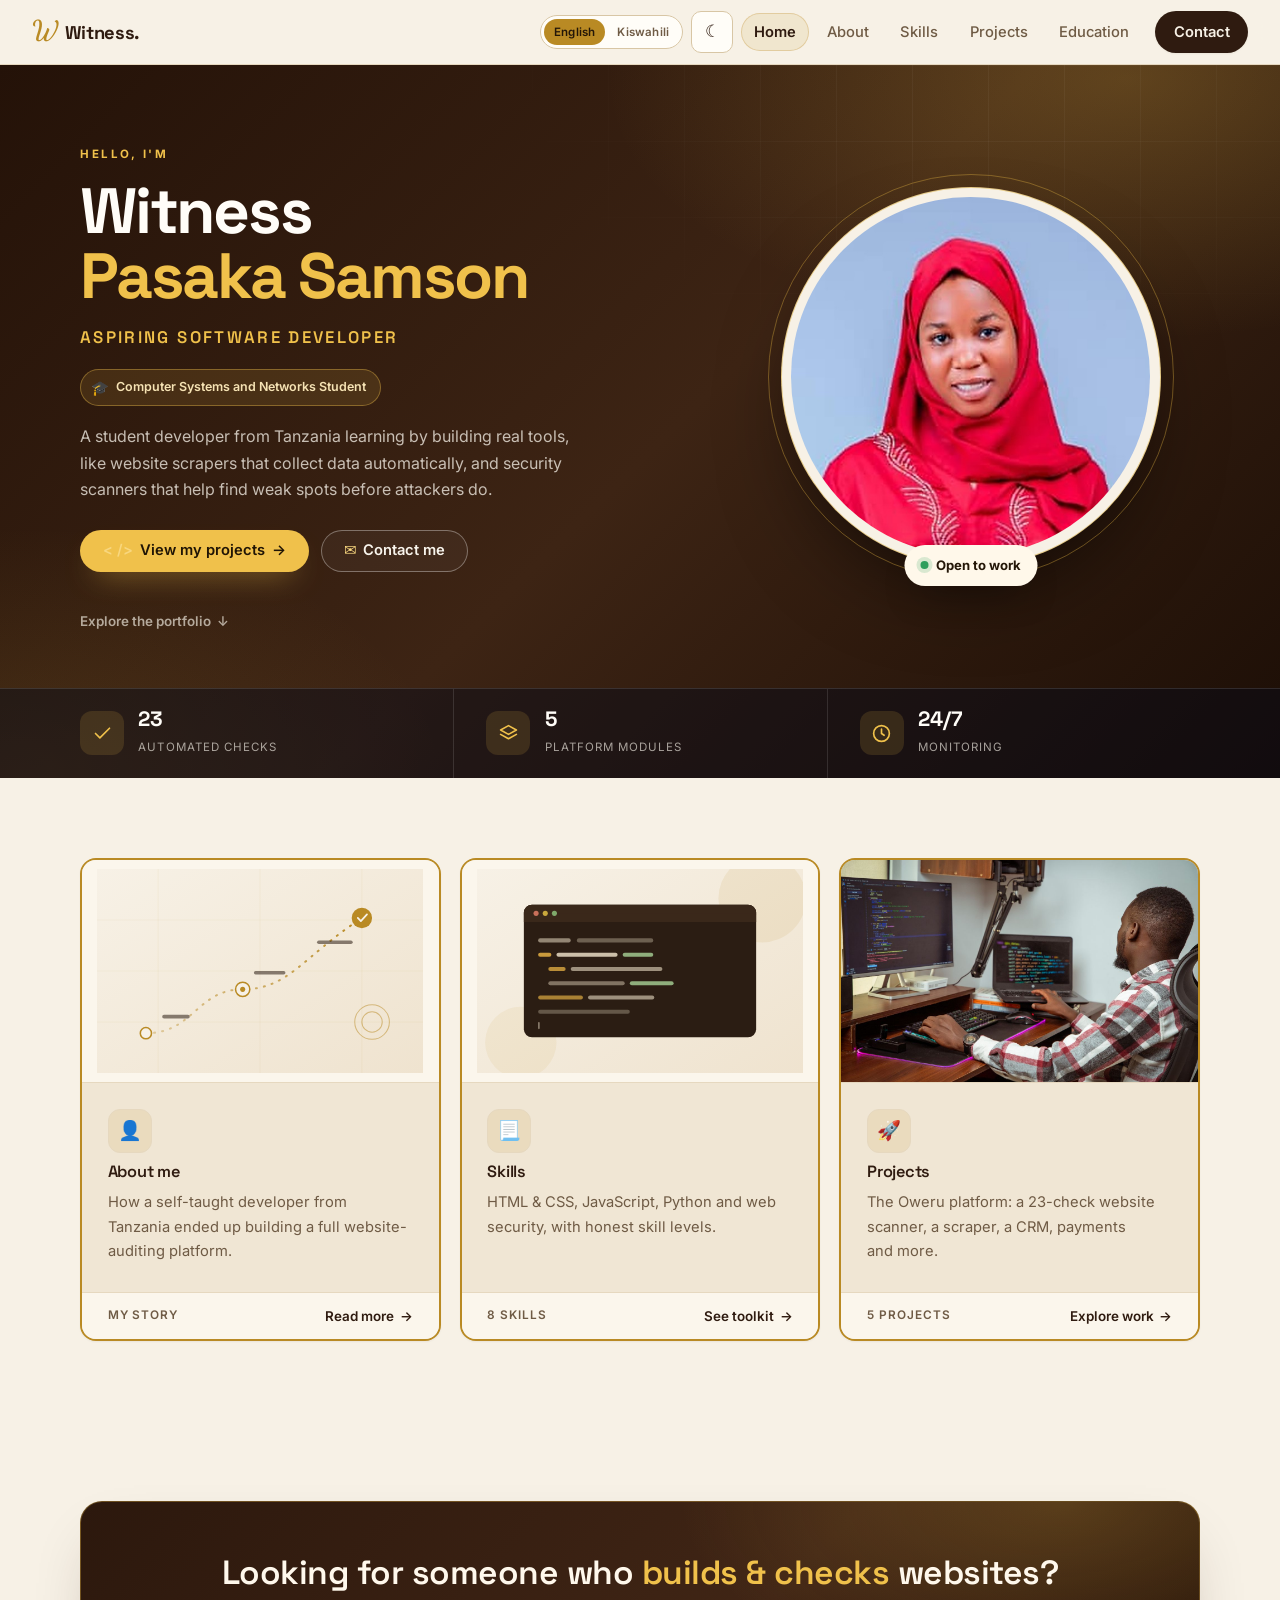
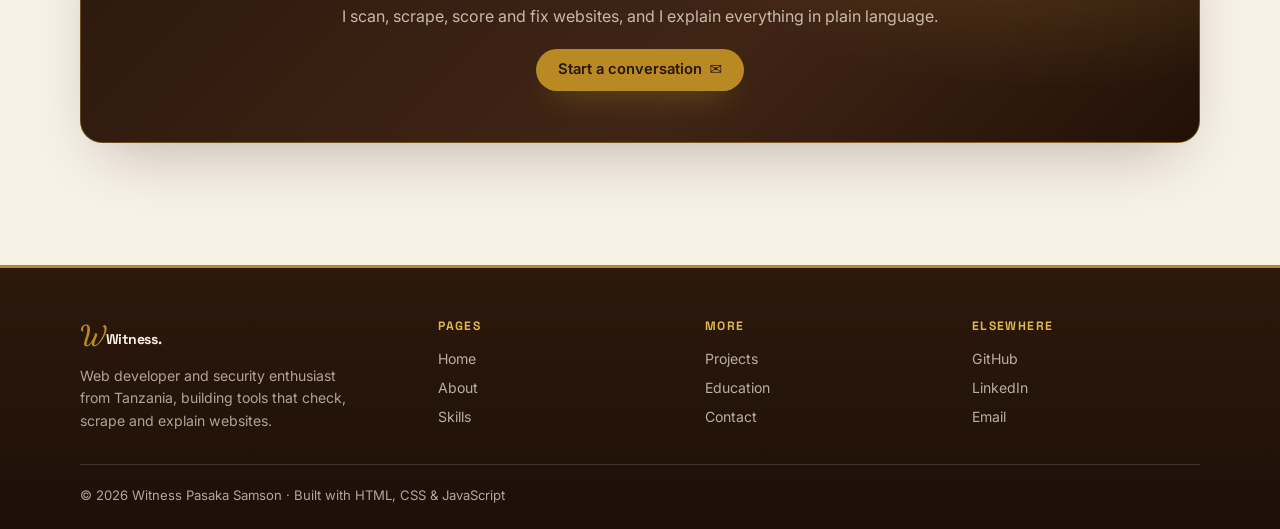
<file: index.html>
<!DOCTYPE html>
<html lang="en">
<!-- HOME PAGE -->
<head>
  <meta charset="UTF-8" />
  <meta name="viewport" content="width=device-width, initial-scale=1.0" />
  <title>Witness Pasaka Samson — Web Developer &amp; Security Enthusiast</title>
  <meta name="description" content="Portfolio of Witness Pasaka Samson — self-taught web developer from Tanzania building website scrapers, security scanners and the Oweru Tech Solutions platform." />
  <link rel="icon" href="data:image/svg+xml,<svg xmlns='http://www.w3.org/2000/svg' viewBox='0 0 32 32'><rect width='32' height='32' rx='7' fill='%233a2316'/><text x='16' y='22' text-anchor='middle' font-size='18' fill='%23c9a227' font-family='sans-serif' font-weight='700'>W</text></svg>" />
  <meta name="theme-color" content="#3a2316" />
  <meta name="robots" content="index, follow, max-image-preview:large" />
  <link rel="canonical" href="https://witnesssamson.vercel.app/" />
  <meta property="og:site_name" content="Witness Pasaka Samson — Portfolio" />
  <meta property="og:locale" content="en_US" />
  <meta property="og:locale:alternate" content="sw_TZ" />
  <meta property="og:image:alt" content="Portrait of Witness Pasaka Samson" />
  <script>
    (function () {
      try {
        var saved = localStorage.getItem("theme");
        var theme = saved || (window.matchMedia("(prefers-color-scheme: dark)").matches ? "dark" : "light");
        document.documentElement.setAttribute("data-theme", theme);
      } catch (e) {}
    })();
  </script>
  <script src="i18n.js"></script>
  <link rel="stylesheet" href="styles.css" />
  <link rel="preconnect" href="https://fonts.googleapis.com" />
  <meta property="og:title" content="Witness Pasaka Samson — Web Developer &amp; Security Enthusiast" />
  <meta property="og:description" content="Portfolio of Witness Pasaka Samson — self-taught web developer from Tanzania building website scrapers, security scanners and the Oweru Tech Solutions platform." />
  <meta property="og:type" content="website" />
  <meta property="og:url" content="https://witnesssamson.vercel.app/" />
  <meta property="og:image" content="https://witnesssamson.vercel.app/images/profile.jpg" />
  <meta property="og:image:width" content="1200" />
  <meta property="og:image:height" content="630" />
  <meta name="twitter:card" content="summary_large_image" />
  <meta name="twitter:title" content="Witness Pasaka Samson — Web Developer &amp; Security Enthusiast" />
  <meta name="twitter:description" content="Portfolio of Witness Pasaka Samson — self-taught web developer from Tanzania building website scrapers, security scanners and the Oweru Tech Solutions platform." />
  <meta name="twitter:image" content="https://witnesssamson.vercel.app/images/profile.jpg" />
  <link rel="preconnect" href="https://fonts.gstatic.com" crossorigin />
  <link href="https://fonts.googleapis.com/css2?family=Inter:wght@400;500;600;700&family=Space+Grotesk:wght@500;600;700&family=Dancing+Script:wght@600;700&display=swap" rel="stylesheet" />
</head>
<body>

  <a class="skip-link" href="#main">Skip to content</a>

  <header class="navbar">
    <a href="index.html" class="logo" aria-label="Witness Pasaka Samson — home">
      <span class="cursive">W</span><span class="rest">Witness.</span>
    </a>
    <div class="nav-actions">
      <div class="lang-switch" role="group" aria-label="Language / Lugha">
        <button type="button" class="lang-option" data-lang="en" aria-pressed="true">English</button>
        <button type="button" class="lang-option" data-lang="sw" aria-pressed="false">Kiswahili</button>
      </div>
      <button class="theme-toggle" id="themeToggle" type="button" aria-label="Switch to dark theme" aria-pressed="false">
        <span class="theme-icon" aria-hidden="true">&#9789;</span>
      </button>
      <button class="menu-toggle" id="menuToggle" aria-label="Open menu" aria-expanded="false" aria-controls="navLinks">&#9776;</button>
      <nav class="nav-links" id="navLinks" aria-label="Main navigation">
      <a href="index.html" class="active" aria-current="page">Home</a>
      <a href="about.html">About</a>
      <a href="skills.html">Skills</a>
      <a href="projects.html">Projects</a>
      <a href="education.html">Education</a>
      <a href="contact.html" class="nav-cta">Contact</a>
      </nav>
    </div>
  </header>

  <main id="main" tabindex="-1">

    <!-- ============ HERO ============ -->
    <section class="hero">
      <div class="container">
        <div class="hero-grid" data-fade>
          <div class="hero-left">
            <p class="eyebrow">Hello, I'm</p>
            <h1>Witness <span class="accent">Pasaka Samson</span></h1>
            <p class="hero-role">Aspiring Software Developer</p>
            <span class="intro-badge"><span class="icon" aria-hidden="true">&#127891;</span><span>Computer Systems and Networks Student</span></span>
            <p class="hero-text">
              A student developer from Tanzania learning by building real tools,
              like website scrapers that collect data automatically, and security
              scanners that help find weak spots before attackers do.
            </p>
            <div class="hero-buttons">
              <a href="projects.html" class="btn btn-primary"><span class="code" aria-hidden="true">&lt; /&gt;</span> View my projects <span aria-hidden="true">&rarr;</span></a>
              <a href="contact.html" class="btn btn-outline"><span class="mail" aria-hidden="true">&#9993;</span> Contact me</a>
            </div>
            <a class="hero-scroll" href="#highlights">Explore the portfolio <span aria-hidden="true">&darr;</span></a>
          </div>
          <div class="hero-visual">
            <figure class="photo-frame">
              <img src="images/profile-hero.jpg" alt="Portrait of Witness Pasaka Samson" width="600" height="750" />
            </figure>
            <div class="hero-badge">
              <span class="hero-badge-dot" aria-hidden="true"></span>
              <span>Open to work</span>
            </div>
          </div>
        </div>
      </div>

      <div class="hero-band">
        <div class="container hero-band-inner">
          <div class="hero-stat">
            <span class="hero-stat-icon" aria-hidden="true">
              <svg viewBox="0 0 24 24" fill="none" stroke="currentColor" stroke-width="1.9" stroke-linecap="round" stroke-linejoin="round"><path d="M20 6 9 17l-5-5"/></svg>
            </span>
            <div class="hero-stat-copy"><strong>23</strong><span>Automated checks</span></div>
          </div>
          <div class="hero-stat">
            <span class="hero-stat-icon" aria-hidden="true">
              <svg viewBox="0 0 24 24" fill="none" stroke="currentColor" stroke-width="1.9" stroke-linecap="round" stroke-linejoin="round"><path d="m12 3 9 5-9 5-9-5 9-5Z"/><path d="m3 13 9 5 9-5"/></svg>
            </span>
            <div class="hero-stat-copy"><strong>5</strong><span>Platform modules</span></div>
          </div>
          <div class="hero-stat">
            <span class="hero-stat-icon" aria-hidden="true">
              <svg viewBox="0 0 24 24" fill="none" stroke="currentColor" stroke-width="1.9" stroke-linecap="round" stroke-linejoin="round"><circle cx="12" cy="12" r="9"/><path d="M12 7v5l3 2"/></svg>
            </span>
            <div class="hero-stat-copy"><strong>24/7</strong><span>Monitoring</span></div>
          </div>
        </div>
      </div>
    </section>

    <!-- ============ HIGHLIGHTS ============ -->
    <section class="section" id="highlights">
      <div class="container">
        <div class="home-strip" data-fade>

          <article class="card home-card">
            <figure class="card-media">
              <img src="images/story-journey.svg" alt="" loading="lazy" />
            </figure>
            <div class="card-body">
              <div class="icon-badge" aria-hidden="true">&#128100;</div>
              <h3>About me</h3>
              <p>How a self-taught developer from Tanzania ended up building a full website-auditing platform.</p>
            </div>
            <footer class="card-footer">
              <span class="card-meta">My story</span>
              <a class="card-action" href="about.html">Read more <span aria-hidden="true">&rarr;</span></a>
            </footer>
          </article>

          <article class="card home-card">
            <figure class="card-media">
              <img src="images/skills-code.svg" alt="" loading="lazy" />
            </figure>
            <div class="card-body">
              <div class="icon-badge" aria-hidden="true">&#128195;</div>
              <h3>Skills</h3>
              <p>HTML &amp; CSS, JavaScript, Python and web security, with honest skill levels.</p>
            </div>
            <footer class="card-footer">
              <span class="card-meta">8 skills</span>
              <a class="card-action" href="skills.html">See toolkit <span aria-hidden="true">&rarr;</span></a>
            </footer>
          </article>

          <article class="card home-card">
            <figure class="card-media">
              <img class="photo" src="images/oweru-developer-coding.jpg" alt="Developer writing code at a workstation, from Oweru Tech Solutions" loading="lazy" />
            </figure>
            <div class="card-body">
              <div class="icon-badge" aria-hidden="true">&#128640;</div>
              <h3>Projects</h3>
              <p>The Oweru platform: a 23-check website scanner, a scraper, a CRM, payments and more.</p>
            </div>
            <footer class="card-footer">
              <span class="card-meta">5 projects</span>
              <a class="card-action" href="projects.html">Explore work <span aria-hidden="true">&rarr;</span></a>
            </footer>
          </article>

        </div>
      </div>
    </section>

    <!-- ============ CALL TO ACTION ============ -->
    <section class="section section-alt cta-section">
      <div class="container">
        <div class="section-head centered" data-fade>
          <h2 style="font-size:clamp(1.5rem,3.4vw,2.1rem);">Looking for someone who <span class="accent">builds &amp; checks</span> websites?</h2>
          <p class="lead" style="margin-inline:auto;">I scan, scrape, score and fix websites, and I explain everything in plain language.</p>
          <a href="contact.html" class="btn btn-primary" style="margin-top:0.6rem;">Start a conversation <span aria-hidden="true">&#9993;</span></a>
        </div>
      </div>
    </section>

  </main>

  <footer class="footer">
    <div class="container">
      <div class="footer-grid">
        <div class="footer-brand">
          <a href="index.html" class="logo"><span class="cursive">W</span><span class="rest">Witness.</span></a>
          <p>Web developer and security enthusiast from Tanzania, building tools that check, scrape and explain websites.</p>
        </div>
        <div>
          <h4>Pages</h4>
          <a href="index.html">Home</a>
          <a href="about.html">About</a>
          <a href="skills.html">Skills</a>
        </div>
        <div>
          <h4>More</h4>
          <a href="projects.html">Projects</a>
          <a href="education.html">Education</a>
          <a href="contact.html">Contact</a>
        </div>
        <div>
          <h4>Elsewhere</h4>
          <a href="https://github.com/witnessamson047" target="_blank" rel="noopener">GitHub</a>
          <a href="https://linkedin.com" target="_blank" rel="noopener">LinkedIn</a>
          <a href="mailto:witnessamson047@gmail.com">Email</a>
        </div>
      </div>
      <div class="footer-bottom">
        <p data-i18n="footer.legal">&copy; <span id="year"></span> Witness Pasaka Samson &middot; Built with HTML, CSS &amp; JavaScript</p>
        <button id="backToTop" class="back-to-top" aria-label="Back to top">&uarr;</button>
      </div>
    </div>
  </footer>

  <script src="script.js"></script>
</body>
</html>
</file>
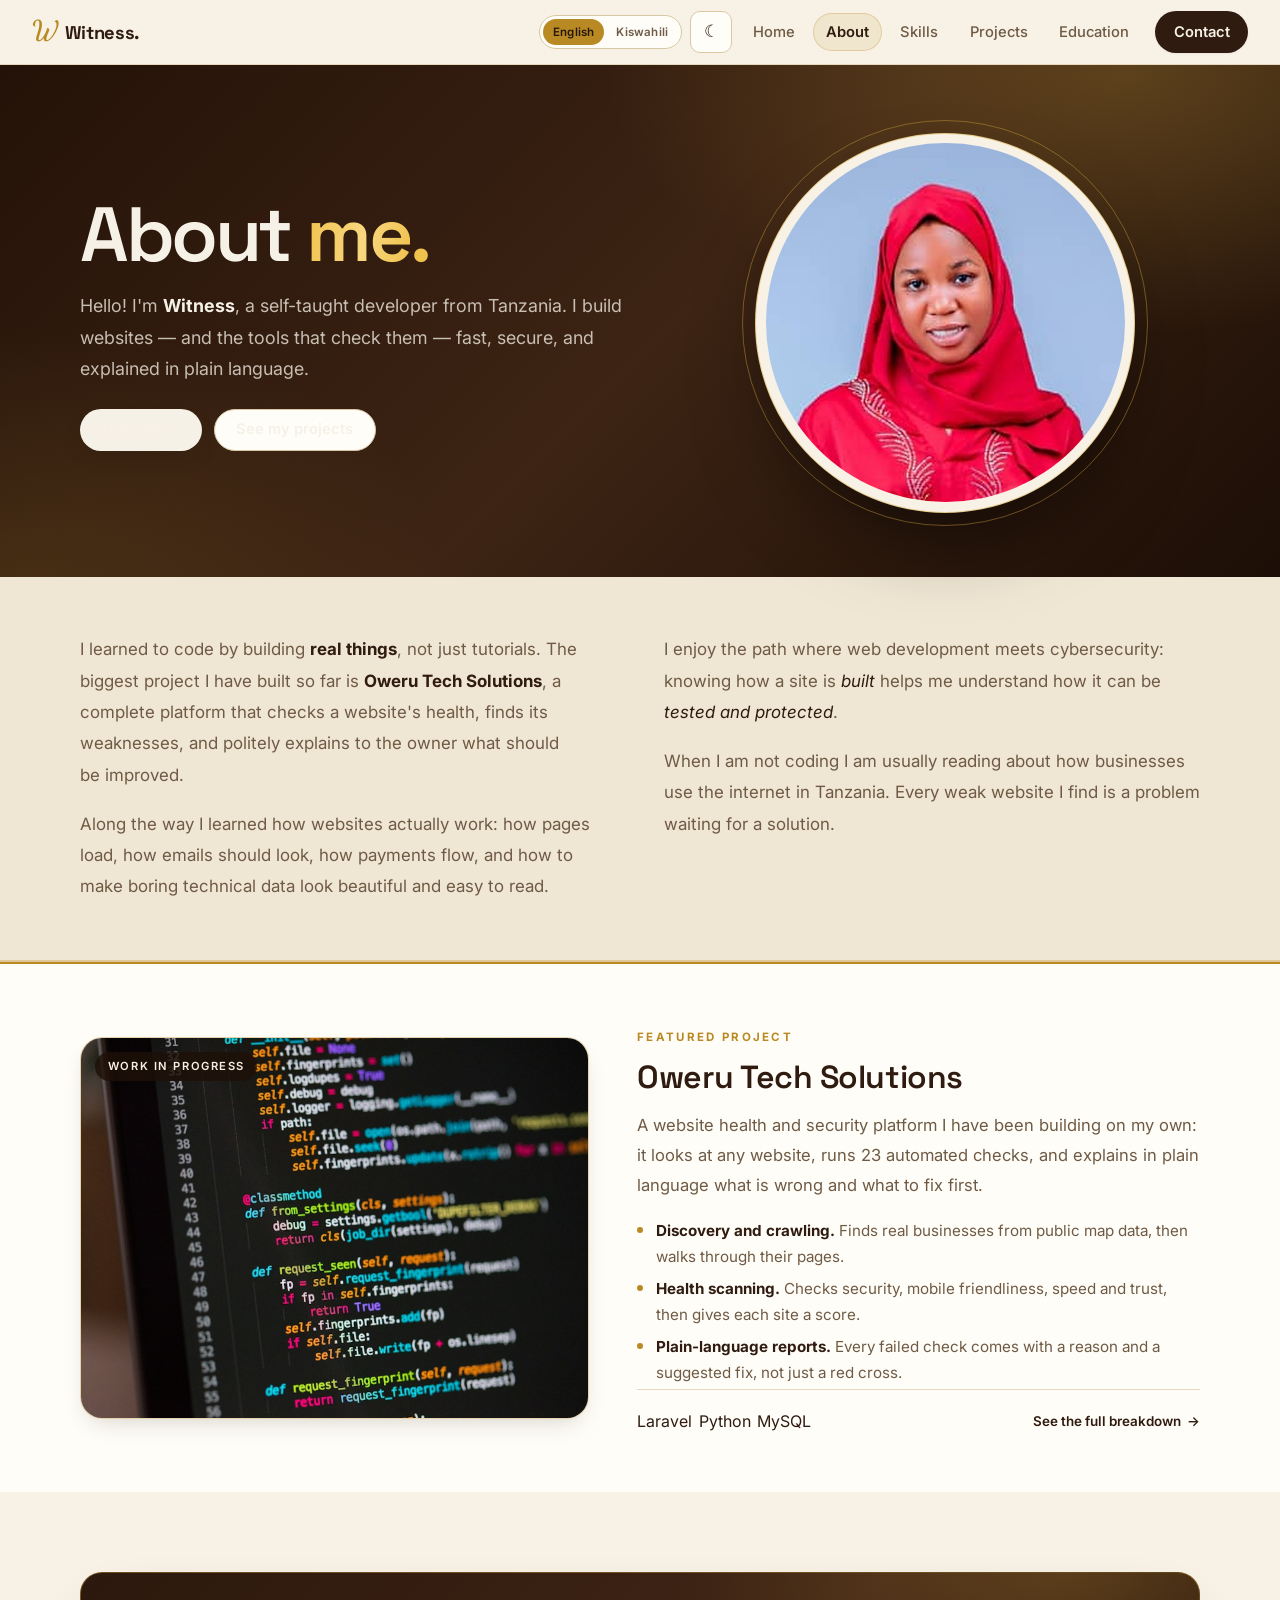
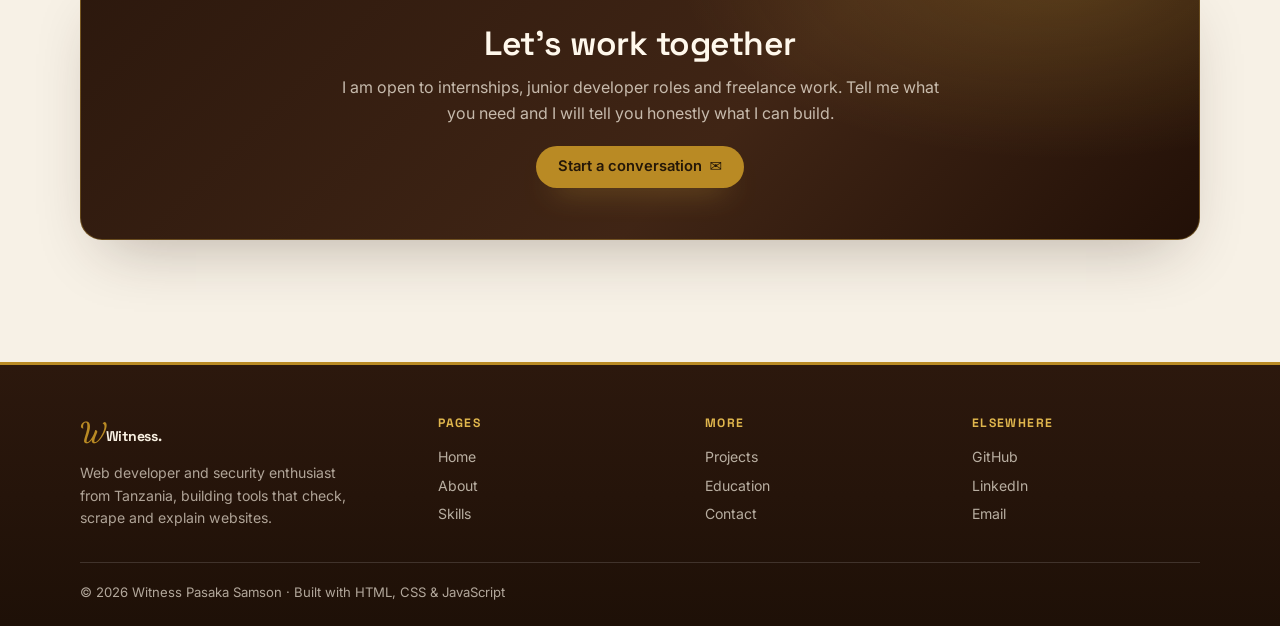
<file: about.html>
<!DOCTYPE html>
<html lang="en">
<!-- ABOUT PAGE -->
<head>
  <meta charset="UTF-8" />
  <meta name="viewport" content="width=device-width, initial-scale=1.0" />
  <title>About — Witness Pasaka Samson</title>
  <meta name="description" content="About Witness Pasaka Samson, a self-taught web developer from Tanzania who builds websites and the tools that check them, including the Oweru website-auditing platform." />
  <link rel="icon" href="data:image/svg+xml,<svg xmlns='http://www.w3.org/2000/svg' viewBox='0 0 32 32'><rect width='32' height='32' rx='7' fill='%233a2316'/><text x='16' y='22' text-anchor='middle' font-size='18' fill='%23c9a227' font-family='sans-serif' font-weight='700'>W</text></svg>" />
  <meta name="theme-color" content="#3a2316" />
  <meta name="robots" content="index, follow, max-image-preview:large" />
  <link rel="canonical" href="https://witnesssamson.vercel.app/about.html" />
  <meta property="og:site_name" content="Witness Pasaka Samson — Portfolio" />
  <meta property="og:locale" content="en_US" />
  <meta property="og:locale:alternate" content="sw_TZ" />
  <meta property="og:image:alt" content="Portrait of Witness Pasaka Samson" />
  <script>
    (function () {
      try {
        var saved = localStorage.getItem("theme");
        var theme = saved || (window.matchMedia("(prefers-color-scheme: dark)").matches ? "dark" : "light");
        document.documentElement.setAttribute("data-theme", theme);
      } catch (e) {}
    })();
  </script>
  <script src="i18n.js"></script>
  <link rel="stylesheet" href="styles.css" />
  <link rel="preconnect" href="https://fonts.googleapis.com" />
  <meta property="og:title" content="About — Witness Pasaka Samson" />
  <meta property="og:description" content="About Witness Pasaka Samson, a self-taught web developer from Tanzania who builds websites and the tools that check them, including the Oweru website-auditing platform." />
  <meta property="og:type" content="website" />
  <meta property="og:url" content="https://witnesssamson.vercel.app/about.html" />
  <meta property="og:image" content="https://witnesssamson.vercel.app/images/profile.jpg" />
  <meta property="og:image:width" content="1200" />
  <meta property="og:image:height" content="630" />
  <meta name="twitter:card" content="summary_large_image" />
  <meta name="twitter:title" content="About — Witness Pasaka Samson" />
  <meta name="twitter:description" content="About Witness Pasaka Samson, a self-taught web developer from Tanzania who builds websites and the tools that check them, including the Oweru website-auditing platform." />
  <meta name="twitter:image" content="https://witnesssamson.vercel.app/images/profile.jpg" />
  <link rel="preconnect" href="https://fonts.gstatic.com" crossorigin />
  <link href="https://fonts.googleapis.com/css2?family=Inter:wght@400;500;600;700&family=Space+Grotesk:wght@500;600;700&family=Dancing+Script:wght@600;700&display=swap" rel="stylesheet" />
</head>
<body>

  <a class="skip-link" href="#main">Skip to content</a>

  <header class="navbar">
    <a href="index.html" class="logo" aria-label="Witness Pasaka Samson — home">
      <span class="cursive">W</span><span class="rest">Witness.</span>
    </a>
    <div class="nav-actions">
      <div class="lang-switch" role="group" aria-label="Language / Lugha">
        <button type="button" class="lang-option" data-lang="en" aria-pressed="true">English</button>
        <button type="button" class="lang-option" data-lang="sw" aria-pressed="false">Kiswahili</button>
      </div>
      <button class="theme-toggle" id="themeToggle" type="button" aria-label="Switch to dark theme" aria-pressed="false">
        <span class="theme-icon" aria-hidden="true">&#9789;</span>
      </button>
      <button class="menu-toggle" id="menuToggle" aria-label="Open menu" aria-expanded="false" aria-controls="navLinks">&#9776;</button>
      <nav class="nav-links" id="navLinks" aria-label="Main navigation">
      <a href="index.html">Home</a>
      <a href="about.html" class="active" aria-current="page">About</a>
      <a href="skills.html">Skills</a>
      <a href="projects.html">Projects</a>
      <a href="education.html">Education</a>
      <a href="contact.html" class="nav-cta">Contact</a>
      </nav>
    </div>
  </header>

  <main id="main" tabindex="-1">

    <section class="about-hero">
      <div class="container about-hero-grid" data-fade>
        <div class="about-hero-copy">
          <h1 class="about-display">About <span class="accent">me</span><span class="dot">.</span></h1>
          <p class="about-hero-lead">
            Hello! I'm <strong>Witness</strong>, a self-taught developer from
            Tanzania. I build websites &mdash; and the tools that check them
            &mdash; fast, secure, and explained in plain language.
          </p>
          <div class="about-hero-actions">
            <a href="contact.html" class="btn btn-primary">Hire me <span aria-hidden="true">&rarr;</span></a>
            <a href="projects.html" class="btn btn-outline">See my projects</a>
          </div>
        </div>

        <figure class="about-hero-photo">
          <img src="images/profile-hero.jpg" alt="Portrait of Witness Pasaka Samson" width="600" height="750" />
        </figure>
      </div>
    </section>

    <section class="section about-story-section">
      <div class="container">
        <div class="about-layout" data-fade>
          <div class="about-story">
            <p>
              I learned to code by building <strong>real things</strong>, not just
              tutorials. The biggest project I have built so far is
              <strong>Oweru Tech Solutions</strong>, a complete platform that checks
              a website's health, finds its weaknesses, and politely explains to
              the owner what should be improved.
            </p>
            <p>
              Along the way I learned how websites actually work: how pages load,
              how emails should look, how payments flow, and how to make boring
              technical data look beautiful and easy to read.
            </p>
            <p>
              I enjoy the path where web development meets cybersecurity:
              knowing how a site is <em>built</em> helps me understand how it can
              be <em>tested and protected</em>.
            </p>
            <p>
              When I am not coding I am usually reading about how businesses use
              the internet in Tanzania. Every weak website I find is a problem
              waiting for a solution.
            </p>
          </div>
        </div>
      </div>
    </section>

    <section class="section section-alt about-project-section">
      <div class="container about-project" data-fade>
        <figure class="about-project-media">
          <img src="images/oweru-software-development.jpg" alt="Code on a laptop screen from the Oweru Tech Solutions platform" loading="lazy" />
          <figcaption>Work in progress</figcaption>
        </figure>

        <div class="about-project-body">
          <span class="project-eyebrow">Featured project</span>
          <h2 class="section-title">Oweru Tech Solutions</h2>
          <p class="about-project-lead">
            A website health and security platform I have been building on my
            own: it looks at any website, runs 23 automated checks, and explains
            in plain language what is wrong and what to fix first.
          </p>
          <ul class="project-points">
            <li>
              <strong>Discovery and crawling.</strong> Finds real businesses from
              public map data, then walks through their pages.
            </li>
            <li>
              <strong>Health scanning.</strong> Checks security, mobile
              friendliness, speed and trust, then gives each site a score.
            </li>
            <li>
              <strong>Plain-language reports.</strong> Every failed check comes
              with a reason and a suggested fix, not just a red cross.
            </li>
          </ul>
          <div class="project-foot">
            <ul class="chips" aria-label="Built with">
              <li class="chip">Laravel</li>
              <li class="chip">Python</li>
              <li class="chip">MySQL</li>
            </ul>
            <a class="card-action" href="projects.html">See the full breakdown <span aria-hidden="true">&rarr;</span></a>
          </div>
        </div>
      </div>
    </section>

    <section class="section cta-section">
      <div class="container">
        <div class="section-head centered" data-fade>
          <h2>Let's work together</h2>
          <p class="lead" style="margin-inline:auto;">I am open to internships, junior developer roles and freelance work. Tell me what you need and I will tell you honestly what I can build.</p>
          <a href="contact.html" class="btn btn-primary" style="margin-top:0.6rem;">Start a conversation <span aria-hidden="true">&#9993;</span></a>
        </div>
      </div>
    </section>

  </main>

  <footer class="footer">
    <div class="container">
      <div class="footer-grid">
        <div class="footer-brand">
          <a href="index.html" class="logo"><span class="cursive">W</span><span class="rest">Witness.</span></a>
          <p>Web developer and security enthusiast from Tanzania, building tools that check, scrape and explain websites.</p>
        </div>
        <div>
          <h4>Pages</h4>
          <a href="index.html">Home</a>
          <a href="about.html">About</a>
          <a href="skills.html">Skills</a>
        </div>
        <div>
          <h4>More</h4>
          <a href="projects.html">Projects</a>
          <a href="education.html">Education</a>
          <a href="contact.html">Contact</a>
        </div>
        <div>
          <h4>Elsewhere</h4>
          <a href="https://github.com/witnessamson047" target="_blank" rel="noopener">GitHub</a>
          <a href="https://linkedin.com" target="_blank" rel="noopener">LinkedIn</a>
          <a href="mailto:witnessamson047@gmail.com">Email</a>
        </div>
      </div>
      <div class="footer-bottom">
        <p data-i18n="footer.legal">&copy; <span id="year"></span> Witness Pasaka Samson &middot; Built with HTML, CSS &amp; JavaScript</p>
        <button id="backToTop" class="back-to-top" aria-label="Back to top">&uarr;</button>
      </div>
    </div>
  </footer>

  <script src="script.js"></script>
</body>
</html>
</file>
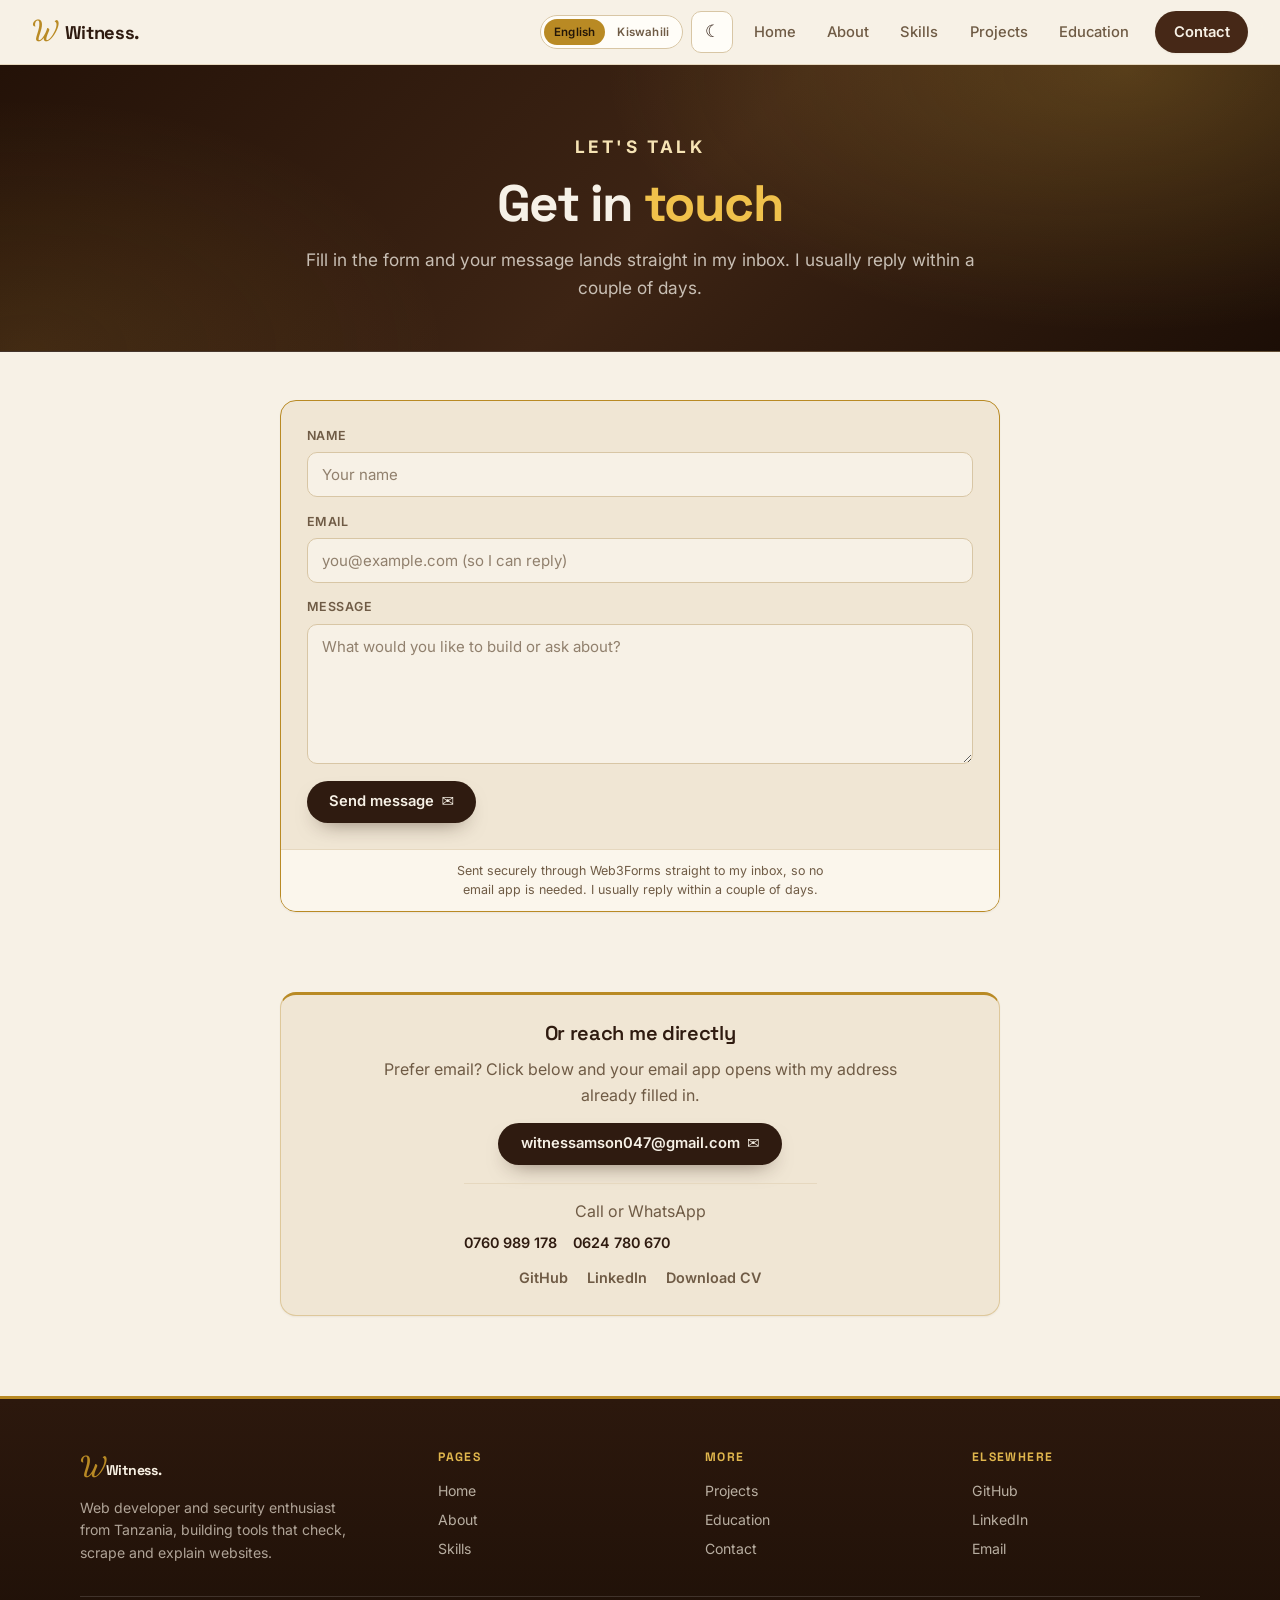
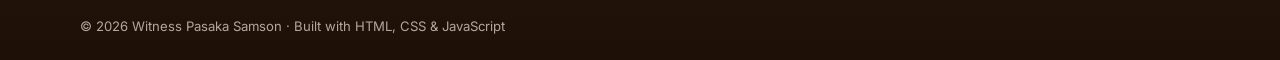
<file: contact.html>
<!DOCTYPE html>
<html lang="en">
<!-- CONTACT PAGE -->
<head>
  <meta charset="UTF-8" />
  <meta name="viewport" content="width=device-width, initial-scale=1.0" />
  <title>Contact — Witness Pasaka Samson</title>
  <meta name="description" content="Contact Witness Pasaka Samson — send a message via the form, or reach out by email, phone and WhatsApp. Usually replies within a couple of days." />
  <link rel="icon" href="data:image/svg+xml,<svg xmlns='http://www.w3.org/2000/svg' viewBox='0 0 32 32'><rect width='32' height='32' rx='7' fill='%233a2316'/><text x='16' y='22' text-anchor='middle' font-size='18' fill='%23c9a227' font-family='sans-serif' font-weight='700'>W</text></svg>" />
  <meta name="theme-color" content="#3a2316" />
  <meta name="robots" content="index, follow, max-image-preview:large" />
  <link rel="canonical" href="https://witnesssamson.vercel.app/contact.html" />
  <meta property="og:site_name" content="Witness Pasaka Samson — Portfolio" />
  <meta property="og:locale" content="en_US" />
  <meta property="og:locale:alternate" content="sw_TZ" />
  <meta property="og:image:alt" content="Portrait of Witness Pasaka Samson" />
  <script>
    (function () {
      try {
        var saved = localStorage.getItem("theme");
        var theme = saved || (window.matchMedia("(prefers-color-scheme: dark)").matches ? "dark" : "light");
        document.documentElement.setAttribute("data-theme", theme);
      } catch (e) {}
    })();
  </script>
  <script src="i18n.js"></script>
  <link rel="stylesheet" href="styles.css" />
  <link rel="preconnect" href="https://fonts.googleapis.com" />
  <meta property="og:title" content="Contact — Witness Pasaka Samson" />
  <meta property="og:description" content="Contact Witness Pasaka Samson — send a message via the form, or reach out by email, phone and WhatsApp. Usually replies within a couple of days." />
  <meta property="og:type" content="website" />
  <meta property="og:url" content="https://witnesssamson.vercel.app/contact.html" />
  <meta property="og:image" content="https://witnesssamson.vercel.app/images/profile.jpg" />
  <meta property="og:image:width" content="1200" />
  <meta property="og:image:height" content="630" />
  <meta name="twitter:card" content="summary_large_image" />
  <meta name="twitter:title" content="Contact — Witness Pasaka Samson" />
  <meta name="twitter:description" content="Contact Witness Pasaka Samson — send a message via the form, or reach out by email, phone and WhatsApp. Usually replies within a couple of days." />
  <meta name="twitter:image" content="https://witnesssamson.vercel.app/images/profile.jpg" />
  <link rel="preconnect" href="https://fonts.gstatic.com" crossorigin />
  <link href="https://fonts.googleapis.com/css2?family=Inter:wght@400;500;600;700&family=Space+Grotesk:wght@500;600;700&family=Dancing+Script:wght@600;700&display=swap" rel="stylesheet" />
</head>
<body>

  <a class="skip-link" href="#main">Skip to content</a>

  <header class="navbar">
    <a href="index.html" class="logo" aria-label="Witness Pasaka Samson — home">
      <span class="cursive">W</span><span class="rest">Witness.</span>
    </a>
    <div class="nav-actions">
      <div class="lang-switch" role="group" aria-label="Language / Lugha">
        <button type="button" class="lang-option" data-lang="en" aria-pressed="true">English</button>
        <button type="button" class="lang-option" data-lang="sw" aria-pressed="false">Kiswahili</button>
      </div>
      <button class="theme-toggle" id="themeToggle" type="button" aria-label="Switch to dark theme" aria-pressed="false">
        <span class="theme-icon" aria-hidden="true">&#9789;</span>
      </button>
      <button class="menu-toggle" id="menuToggle" aria-label="Open menu" aria-expanded="false" aria-controls="navLinks">&#9776;</button>
      <nav class="nav-links" id="navLinks" aria-label="Main navigation">
      <a href="index.html">Home</a>
      <a href="about.html">About</a>
      <a href="skills.html">Skills</a>
      <a href="projects.html">Projects</a>
      <a href="education.html">Education</a>
      <a href="contact.html" class="nav-cta active" aria-current="page">Contact</a>
      </nav>
    </div>
  </header>

  <main id="main" tabindex="-1">

    <section class="page-hero">
      <div class="container" data-fade>
        <p class="eyebrow">Let's talk</p>
        <h1>Get in <span class="accent">touch</span></h1>
        <p>Fill in the form and your message lands straight in my inbox. I usually reply within a couple of days.</p>
      </div>
    </section>

    <section class="section section-tight">
      <div class="container" data-fade>

        <!-- The form -->
        <form id="contactForm" class="card contact-form" novalidate>
          <div class="card-body form-fields">
            <!-- Spam trap: people never see it, bots fill it in -->
            <input type="checkbox" name="botcheck" class="hidden-hp" tabindex="-1" autocomplete="off" aria-hidden="true" />
            <div class="field">
              <label for="cfName">Name</label>
              <input type="text" id="cfName" name="name" placeholder="Your name" autocomplete="name" required />
            </div>
            <div class="field">
              <label for="cfEmail">Email</label>
              <input type="email" id="cfEmail" name="email" placeholder="you@example.com (so I can reply)" autocomplete="email" required />
            </div>
            <div class="field">
              <label for="cfMessage">Message</label>
              <textarea id="cfMessage" name="message" rows="6" placeholder="What would you like to build or ask about?"></textarea>
            </div>

            <!-- JavaScript shows errors and status in these two boxes -->
            <p id="cfError" class="error-msg" role="alert"></p>
            <p id="cfStatus" class="form-status" aria-live="polite"></p>

            <button type="submit" class="btn btn-primary">Send message <span aria-hidden="true">&#9993;</span></button>
          </div>
          <footer class="card-footer form-footer">
            <p>Sent securely through Web3Forms straight to my inbox, so no email app is needed. I usually reply within a couple of days.</p>
          </footer>
        </form>

      </div>
    </section>

    <section class="section" style="padding-top: 0;">
      <div class="container" data-fade>

        <!-- Direct contact details -->
        <div class="card contact-direct">
          <h2>Or reach me directly</h2>
          <p>Prefer email? Click below and your email app opens with my address already filled in.</p>
          <a href="mailto:witnessamson047@gmail.com" target="_blank" rel="noopener" class="btn btn-primary">witnessamson047@gmail.com <span aria-hidden="true">&#9993;</span></a>
          <p class="contact-phones">
            <span class="card-meta" data-i18n="contact.call">Call or WhatsApp</span>
            <a href="tel:+255760989178">0760 989 178</a>
            <a href="tel:+255624780670">0624 780 670</a>
          </p>
          <div class="social-links">
            <a href="https://github.com/witnessamson047" target="_blank" rel="noopener">GitHub</a>
            <a href="https://linkedin.com" target="_blank" rel="noopener">LinkedIn</a>
            <a href="cv.html">Download CV</a>
          </div>
        </div>

      </div>
    </section>

  </main>

  <footer class="footer">
    <div class="container">
      <div class="footer-grid">
        <div class="footer-brand">
          <a href="index.html" class="logo"><span class="cursive">W</span><span class="rest">Witness.</span></a>
          <p>Web developer and security enthusiast from Tanzania, building tools that check, scrape and explain websites.</p>
        </div>
        <div>
          <h4>Pages</h4>
          <a href="index.html">Home</a>
          <a href="about.html">About</a>
          <a href="skills.html">Skills</a>
        </div>
        <div>
          <h4>More</h4>
          <a href="projects.html">Projects</a>
          <a href="education.html">Education</a>
          <a href="contact.html">Contact</a>
        </div>
        <div>
          <h4>Elsewhere</h4>
          <a href="https://github.com/witnessamson047" target="_blank" rel="noopener">GitHub</a>
          <a href="https://linkedin.com" target="_blank" rel="noopener">LinkedIn</a>
          <a href="mailto:witnessamson047@gmail.com">Email</a>
        </div>
      </div>
      <div class="footer-bottom">
        <p data-i18n="footer.legal">&copy; <span id="year"></span> Witness Pasaka Samson &middot; Built with HTML, CSS &amp; JavaScript</p>
        <button id="backToTop" class="back-to-top" aria-label="Back to top">&uarr;</button>
      </div>
    </div>
  </footer>

  <script src="script.js"></script>
</body>
</html>
</file>
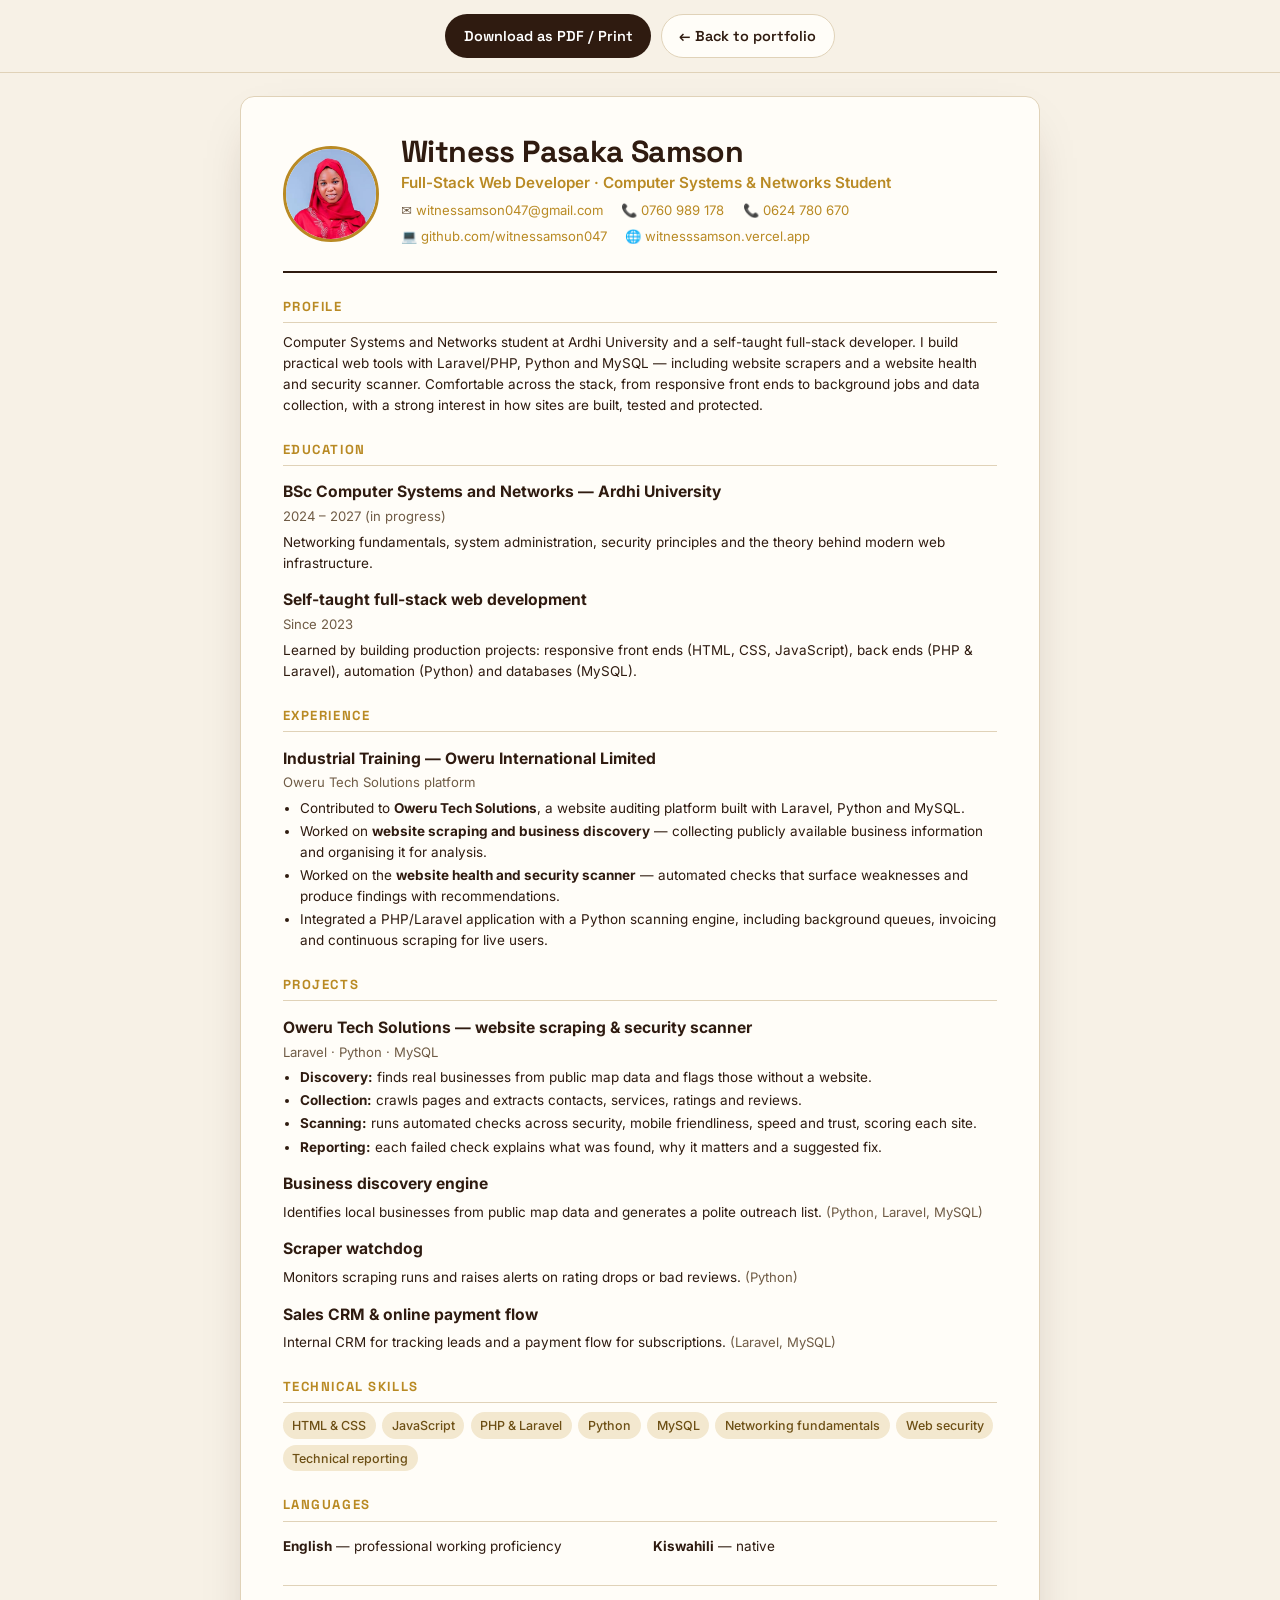
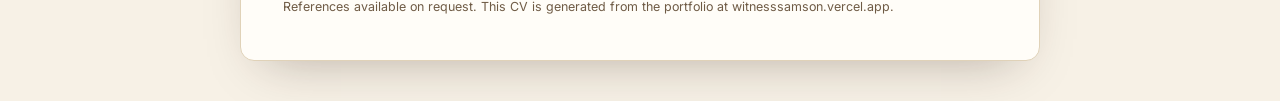
<file: cv.html>
<!DOCTYPE html>
<html lang="en">
<!-- CV / RESUME — print this page (Ctrl/Cmd + P) or use the button to save as PDF -->
<head>
  <meta charset="UTF-8" />
  <meta name="viewport" content="width=device-width, initial-scale=1.0" />
  <title>CV — Witness Pasaka Samson</title>
  <meta name="description" content="Curriculum vitae of Witness Pasaka Samson — full-stack web developer and Computer Systems and Networks student." />
  <meta name="robots" content="index, follow" />
  <meta name="theme-color" content="#3a2316" />
  <link rel="canonical" href="https://witnesssamson.vercel.app/cv.html" />
  <link rel="icon" href="data:image/svg+xml,<svg xmlns='http://www.w3.org/2000/svg' viewBox='0 0 32 32'><rect width='32' height='32' rx='7' fill='%233a2316'/><text x='16' y='22' text-anchor='middle' font-size='18' fill='%23c9a227' font-family='sans-serif' font-weight='700'>W</text></svg>" />
  <link rel="preconnect" href="https://fonts.googleapis.com" />
  <link rel="preconnect" href="https://fonts.gstatic.com" crossorigin />
  <link href="https://fonts.googleapis.com/css2?family=Inter:wght@400;500;600;700&family=Space+Grotesk:wght@500;600;700&display=swap" rel="stylesheet" />
  <style>
    :root {
      --ink: #2f1b10;
      --muted: #6f5b45;
      --gold: #b98a24;
      --gold-soft: #f3e8cf;
      --line: #e0d2b8;
      --paper: #fffdf8;
      --bg: #f7f1e6;
      --font-body: "Inter", "Segoe UI", system-ui, -apple-system, sans-serif;
      --font-display: "Space Grotesk", "Inter", system-ui, sans-serif;
    }
    * { box-sizing: border-box; }
    html, body { margin: 0; padding: 0; }
    body {
      background: var(--bg);
      color: var(--ink);
      font-family: var(--font-body);
      font-size: 13.5px;
      line-height: 1.55;
      -webkit-font-smoothing: antialiased;
    }
    a { color: var(--gold); text-decoration: none; }
    a:hover { text-decoration: underline; }

    /* toolbar (screen only) */
    .toolbar {
      position: sticky; top: 0; z-index: 10;
      display: flex; flex-wrap: wrap; gap: 0.6rem; justify-content: center;
      padding: 0.9rem 1rem;
      background: rgba(247, 241, 230, 0.92);
      border-bottom: 1px solid var(--line);
      backdrop-filter: blur(8px);
    }
    .btn {
      display: inline-flex; align-items: center; gap: 0.45rem;
      font-family: var(--font-display); font-weight: 600; font-size: 0.9rem;
      padding: 0.6rem 1.1rem; border-radius: 999px; cursor: pointer;
      border: 1px solid transparent; text-decoration: none;
    }
    .btn-primary { background: var(--ink); color: #fff; }
    .btn-primary:hover { background: #462817; text-decoration: none; }
    .btn-outline { border-color: var(--line); color: var(--ink); background: var(--paper); }
    .btn-outline:hover { border-color: var(--gold); text-decoration: none; }

    /* the sheet */
    .sheet {
      max-width: 800px; margin: 1.4rem auto 2.5rem;
      background: var(--paper);
      box-shadow: 0 20px 50px -24px rgba(47, 27, 16, 0.35);
      border: 1px solid var(--line);
      border-radius: 14px;
      padding: 2.4rem 2.6rem;
    }

    header.cv-head {
      display: flex; gap: 1.4rem; align-items: center;
      padding-bottom: 1.2rem; border-bottom: 2px solid var(--ink);
      margin-bottom: 1.4rem;
    }
    .cv-photo {
      width: 96px; height: 96px; border-radius: 50%;
      object-fit: cover; object-position: center 20%;
      border: 3px solid var(--gold); flex: none;
    }
    .cv-head h1 {
      font-family: var(--font-display); font-size: 1.9rem; line-height: 1.1;
      margin: 0 0 0.15rem; letter-spacing: -0.02em;
    }
    .cv-head .role { color: var(--gold); font-weight: 600; font-size: 0.95rem; margin: 0 0 0.35rem; }
    .cv-contact { color: var(--muted); font-size: 0.82rem; }
    .cv-contact span { display: inline-block; margin-right: 0.9rem; white-space: nowrap; }

    h2 {
      font-family: var(--font-display); font-size: 0.82rem; letter-spacing: 0.12em;
      text-transform: uppercase; color: var(--gold);
      margin: 1.5rem 0 0.55rem; padding-bottom: 0.3rem;
      border-bottom: 1px solid var(--line);
    }
    h3 { font-size: 0.98rem; margin: 0.9rem 0 0.1rem; }
    h3 + .meta { margin-top: 0; }
    .meta { color: var(--muted); font-size: 0.82rem; margin: 0 0 0.3rem; }
    p { margin: 0.35rem 0; }
    ul { margin: 0.3rem 0 0.5rem; padding-left: 1.1rem; }
    li { margin: 0.15rem 0; }
    .tag-row { display: flex; flex-wrap: wrap; gap: 0.4rem; margin: 0.3rem 0 0.2rem; }
    .tag {
      font-size: 0.78rem; font-weight: 500;
      background: var(--gold-soft); color: #6d4f14;
      padding: 0.22rem 0.6rem; border-radius: 999px;
    }
    .two-col { display: grid; grid-template-columns: 1fr 1fr; gap: 0.2rem 1.6rem; }
    .note { color: var(--muted); font-size: 0.78rem; margin-top: 1.4rem; border-top: 1px solid var(--line); padding-top: 0.7rem; }

    /* print */
    @page { size: A4; margin: 14mm; }
    @media print {
      body { background: #fff; font-size: 11.5px; }
      .toolbar { display: none !important; }
      .sheet {
        max-width: none; margin: 0; padding: 0;
        border: 0; border-radius: 0; box-shadow: none;
      }
      a { color: var(--ink); }
      h2 { break-after: avoid; }
      h3 { break-after: avoid; }
      li, p { break-inside: avoid; }
    }
    @media (max-width: 620px) {
      .sheet { padding: 1.4rem 1.1rem; margin: 0.8rem; }
      header.cv-head { flex-direction: column; text-align: center; }
      .two-col { grid-template-columns: 1fr; }
    }
  </style>
</head>
<body>

  <div class="toolbar">
    <button type="button" class="btn btn-primary" onclick="window.print()">Download as PDF / Print</button>
    <a class="btn btn-outline" href="index.html">&larr; Back to portfolio</a>
  </div>

  <main class="sheet" id="main">

    <header class="cv-head">
      <img class="cv-photo" src="images/profile-hero.jpg" alt="Portrait of Witness Pasaka Samson" width="96" height="96" />
      <div>
        <h1>Witness Pasaka Samson</h1>
        <p class="role">Full-Stack Web Developer &middot; Computer Systems &amp; Networks Student</p>
        <p class="cv-contact">
          <span>&#9993; <a href="mailto:witnessamson047@gmail.com">witnessamson047@gmail.com</a></span>
          <span>&#128222; <a href="tel:+255760989178">0760 989 178</a></span>
          <span>&#128222; <a href="tel:+255624780670">0624 780 670</a></span>
        </p>
        <p class="cv-contact">
          <span>&#128187; <a href="https://github.com/witnessamson047">github.com/witnessamson047</a></span>
          <span>&#127760; <a href="https://witnesssamson.vercel.app">witnesssamson.vercel.app</a></span>
        </p>
      </div>
    </header>

    <h2>Profile</h2>
    <p>
      Computer Systems and Networks student at Ardhi University and a self-taught
      full-stack developer. I build practical web tools with Laravel/PHP, Python and
      MySQL &mdash; including website scrapers and a website health and security scanner.
      Comfortable across the stack, from responsive front ends to background jobs and
      data collection, with a strong interest in how sites are built, tested and protected.
    </p>

    <h2>Education</h2>
    <h3>BSc Computer Systems and Networks &mdash; Ardhi University</h3>
    <p class="meta">2024 &ndash; 2027 (in progress)</p>
    <p>Networking fundamentals, system administration, security principles and the theory behind modern web infrastructure.</p>
    <h3>Self-taught full-stack web development</h3>
    <p class="meta">Since 2023</p>
    <p>Learned by building production projects: responsive front ends (HTML, CSS, JavaScript), back ends (PHP &amp; Laravel), automation (Python) and databases (MySQL).</p>

    <h2>Experience</h2>
    <h3>Industrial Training &mdash; Oweru International Limited</h3>
    <p class="meta">Oweru Tech Solutions platform</p>
    <ul>
      <li>Contributed to <strong>Oweru Tech Solutions</strong>, a website auditing platform built with Laravel, Python and MySQL.</li>
      <li>Worked on <strong>website scraping and business discovery</strong> &mdash; collecting publicly available business information and organising it for analysis.</li>
      <li>Worked on the <strong>website health and security scanner</strong> &mdash; automated checks that surface weaknesses and produce findings with recommendations.</li>
      <li>Integrated a PHP/Laravel application with a Python scanning engine, including background queues, invoicing and continuous scraping for live users.</li>
    </ul>

    <h2>Projects</h2>
    <h3>Oweru Tech Solutions &mdash; website scraping &amp; security scanner</h3>
    <p class="meta">Laravel &middot; Python &middot; MySQL</p>
    <ul>
      <li><strong>Discovery:</strong> finds real businesses from public map data and flags those without a website.</li>
      <li><strong>Collection:</strong> crawls pages and extracts contacts, services, ratings and reviews.</li>
      <li><strong>Scanning:</strong> runs automated checks across security, mobile friendliness, speed and trust, scoring each site.</li>
      <li><strong>Reporting:</strong> each failed check explains what was found, why it matters and a suggested fix.</li>
    </ul>
    <h3>Business discovery engine</h3>
    <p>Identifies local businesses from public map data and generates a polite outreach list. <span class="meta">(Python, Laravel, MySQL)</span></p>
    <h3>Scraper watchdog</h3>
    <p>Monitors scraping runs and raises alerts on rating drops or bad reviews. <span class="meta">(Python)</span></p>
    <h3>Sales CRM &amp; online payment flow</h3>
    <p>Internal CRM for tracking leads and a payment flow for subscriptions. <span class="meta">(Laravel, MySQL)</span></p>

    <h2>Technical Skills</h2>
    <div class="tag-row">
      <span class="tag">HTML &amp; CSS</span>
      <span class="tag">JavaScript</span>
      <span class="tag">PHP &amp; Laravel</span>
      <span class="tag">Python</span>
      <span class="tag">MySQL</span>
      <span class="tag">Networking fundamentals</span>
      <span class="tag">Web security</span>
      <span class="tag">Technical reporting</span>
    </div>

    <h2>Languages</h2>
    <div class="two-col">
      <p><strong>English</strong> &mdash; professional working proficiency</p>
      <p><strong>Kiswahili</strong> &mdash; native</p>
    </div>

    <p class="note">References available on request. This CV is generated from the portfolio at witnesssamson.vercel.app.</p>

  </main>

</body>
</html>
</file>
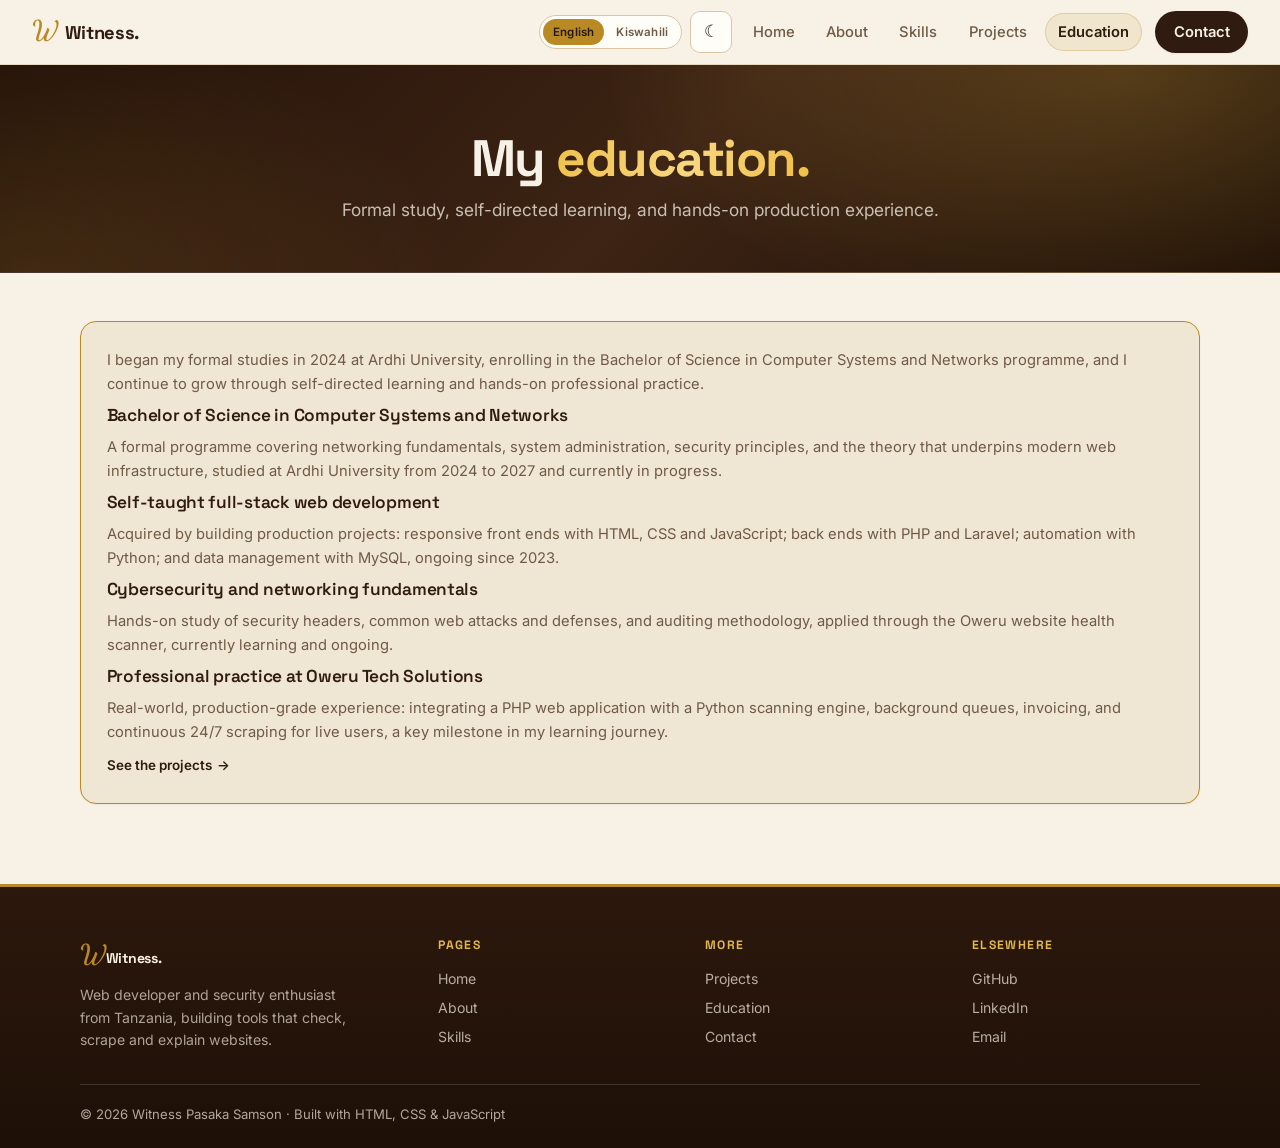
<file: education.html>
<!DOCTYPE html>
<html lang="en">
<!-- EDUCATION PAGE -->
<head>
  <meta charset="UTF-8" />
  <meta name="viewport" content="width=device-width, initial-scale=1.0" />
  <title>Education — Witness Pasaka Samson</title>
  <meta name="description" content="Education and learning journey of Witness Pasaka Samson — Bachelor in Computer Systems and Networks at Ardhi University plus self-taught full-stack development." />
  <link rel="icon" href="data:image/svg+xml,<svg xmlns='http://www.w3.org/2000/svg' viewBox='0 0 32 32'><rect width='32' height='32' rx='7' fill='%233a2316'/><text x='16' y='22' text-anchor='middle' font-size='18' fill='%23c9a227' font-family='sans-serif' font-weight='700'>W</text></svg>" />
  <meta name="theme-color" content="#3a2316" />
  <meta name="robots" content="index, follow, max-image-preview:large" />
  <link rel="canonical" href="https://witnesssamson.vercel.app/education.html" />
  <meta property="og:site_name" content="Witness Pasaka Samson — Portfolio" />
  <meta property="og:locale" content="en_US" />
  <meta property="og:locale:alternate" content="sw_TZ" />
  <meta property="og:image:alt" content="Portrait of Witness Pasaka Samson" />
  <script>
    (function () {
      try {
        var saved = localStorage.getItem("theme");
        var theme = saved || (window.matchMedia("(prefers-color-scheme: dark)").matches ? "dark" : "light");
        document.documentElement.setAttribute("data-theme", theme);
      } catch (e) {}
    })();
  </script>
  <script src="i18n.js"></script>
  <link rel="stylesheet" href="styles.css" />
  <link rel="preconnect" href="https://fonts.googleapis.com" />
  <meta property="og:title" content="Education — Witness Pasaka Samson" />
  <meta property="og:description" content="Education and learning journey of Witness Pasaka Samson — Bachelor in Computer Systems and Networks at Ardhi University plus self-taught full-stack development." />
  <meta property="og:type" content="website" />
  <meta property="og:url" content="https://witnesssamson.vercel.app/education.html" />
  <meta property="og:image" content="https://witnesssamson.vercel.app/images/profile.jpg" />
  <meta property="og:image:width" content="1200" />
  <meta property="og:image:height" content="630" />
  <meta name="twitter:card" content="summary_large_image" />
  <meta name="twitter:title" content="Education — Witness Pasaka Samson" />
  <meta name="twitter:description" content="Education and learning journey of Witness Pasaka Samson — Bachelor in Computer Systems and Networks at Ardhi University plus self-taught full-stack development." />
  <meta name="twitter:image" content="https://witnesssamson.vercel.app/images/profile.jpg" />
  <link rel="preconnect" href="https://fonts.gstatic.com" crossorigin />
  <link href="https://fonts.googleapis.com/css2?family=Inter:wght@400;500;600;700&family=Space+Grotesk:wght@500;600;700&family=Dancing+Script:wght@600;700&display=swap" rel="stylesheet" />
</head>
<body>

  <a class="skip-link" href="#main">Skip to content</a>

  <header class="navbar">
    <a href="index.html" class="logo" aria-label="Witness Pasaka Samson — home">
      <span class="cursive">W</span><span class="rest">Witness.</span>
    </a>
    <div class="nav-actions">
      <div class="lang-switch" role="group" aria-label="Language / Lugha">
        <button type="button" class="lang-option" data-lang="en" aria-pressed="true">English</button>
        <button type="button" class="lang-option" data-lang="sw" aria-pressed="false">Kiswahili</button>
      </div>
      <button class="theme-toggle" id="themeToggle" type="button" aria-label="Switch to dark theme" aria-pressed="false">
        <span class="theme-icon" aria-hidden="true">&#9789;</span>
      </button>
      <button class="menu-toggle" id="menuToggle" aria-label="Open menu" aria-expanded="false" aria-controls="navLinks">&#9776;</button>
      <nav class="nav-links" id="navLinks" aria-label="Main navigation">
      <a href="index.html">Home</a>
      <a href="about.html">About</a>
      <a href="skills.html">Skills</a>
      <a href="projects.html">Projects</a>
      <a href="education.html" class="active" aria-current="page">Education</a>
      <a href="contact.html" class="nav-cta">Contact</a>
      </nav>
    </div>
  </header>

  <main id="main" tabindex="-1">

    <section class="page-hero">
      <div class="container" data-fade>
        <h1 class="about-display">My <span class="accent">education</span><span class="dot">.</span></h1>
        <p>Formal study, self-directed learning, and hands-on production experience.</p>
      </div>
    </section>

    <section class="section section-tight">
      <div class="container">
        <div class="card" data-fade>
          <div class="card-body">

            <p>
              I began my formal studies in 2024 at Ardhi University, enrolling
              in the Bachelor of Science in Computer Systems and Networks
              programme, and I continue to grow through self-directed
              learning and hands-on professional practice.
            </p>

            <h3>Bachelor of Science in Computer Systems and Networks</h3>
            <p>
              A formal programme covering networking fundamentals, system
              administration, security principles, and the theory that
              underpins modern web infrastructure, studied at Ardhi
              University from 2024 to 2027 and currently in progress.
            </p>

            <h3>Self-taught full-stack web development</h3>
            <p>
              Acquired by building production projects: responsive front ends
              with HTML, CSS and JavaScript; back ends with PHP and Laravel;
              automation with Python; and data management with MySQL, ongoing
              since 2023.
            </p>

            <h3>Cybersecurity and networking fundamentals</h3>
            <p>
              Hands-on study of security headers, common web attacks and
              defenses, and auditing methodology, applied through the Oweru
              website health scanner, currently learning and ongoing.
            </p>

            <h3>Professional practice at Oweru Tech Solutions</h3>
            <p>
              Real-world, production-grade experience: integrating a PHP web
              application with a Python scanning engine, background queues,
              invoicing, and continuous 24/7 scraping for live users, a key
              milestone in my learning journey.
            </p>
            <p><a class="card-action" href="projects.html">See the projects <span aria-hidden="true">&rarr;</span></a></p>

          </div>
        </div>
      </div>
    </section>

  </main>

  <footer class="footer">
    <div class="container">
      <div class="footer-grid">
        <div class="footer-brand">
          <a href="index.html" class="logo"><span class="cursive">W</span><span class="rest">Witness.</span></a>
          <p>Web developer and security enthusiast from Tanzania, building tools that check, scrape and explain websites.</p>
        </div>
        <div>
          <h4>Pages</h4>
          <a href="index.html">Home</a>
          <a href="about.html">About</a>
          <a href="skills.html">Skills</a>
        </div>
        <div>
          <h4>More</h4>
          <a href="projects.html">Projects</a>
          <a href="education.html">Education</a>
          <a href="contact.html">Contact</a>
        </div>
        <div>
          <h4>Elsewhere</h4>
          <a href="https://github.com/witnessamson047" target="_blank" rel="noopener">GitHub</a>
          <a href="https://linkedin.com" target="_blank" rel="noopener">LinkedIn</a>
          <a href="mailto:witnessamson047@gmail.com">Email</a>
        </div>
      </div>
      <div class="footer-bottom">
        <p data-i18n="footer.legal">&copy; <span id="year"></span> Witness Pasaka Samson &middot; Built with HTML, CSS &amp; JavaScript</p>
        <button id="backToTop" class="back-to-top" aria-label="Back to top">&uarr;</button>
      </div>
    </div>
  </footer>

  <script src="script.js"></script>
</body>
</html>
</file>
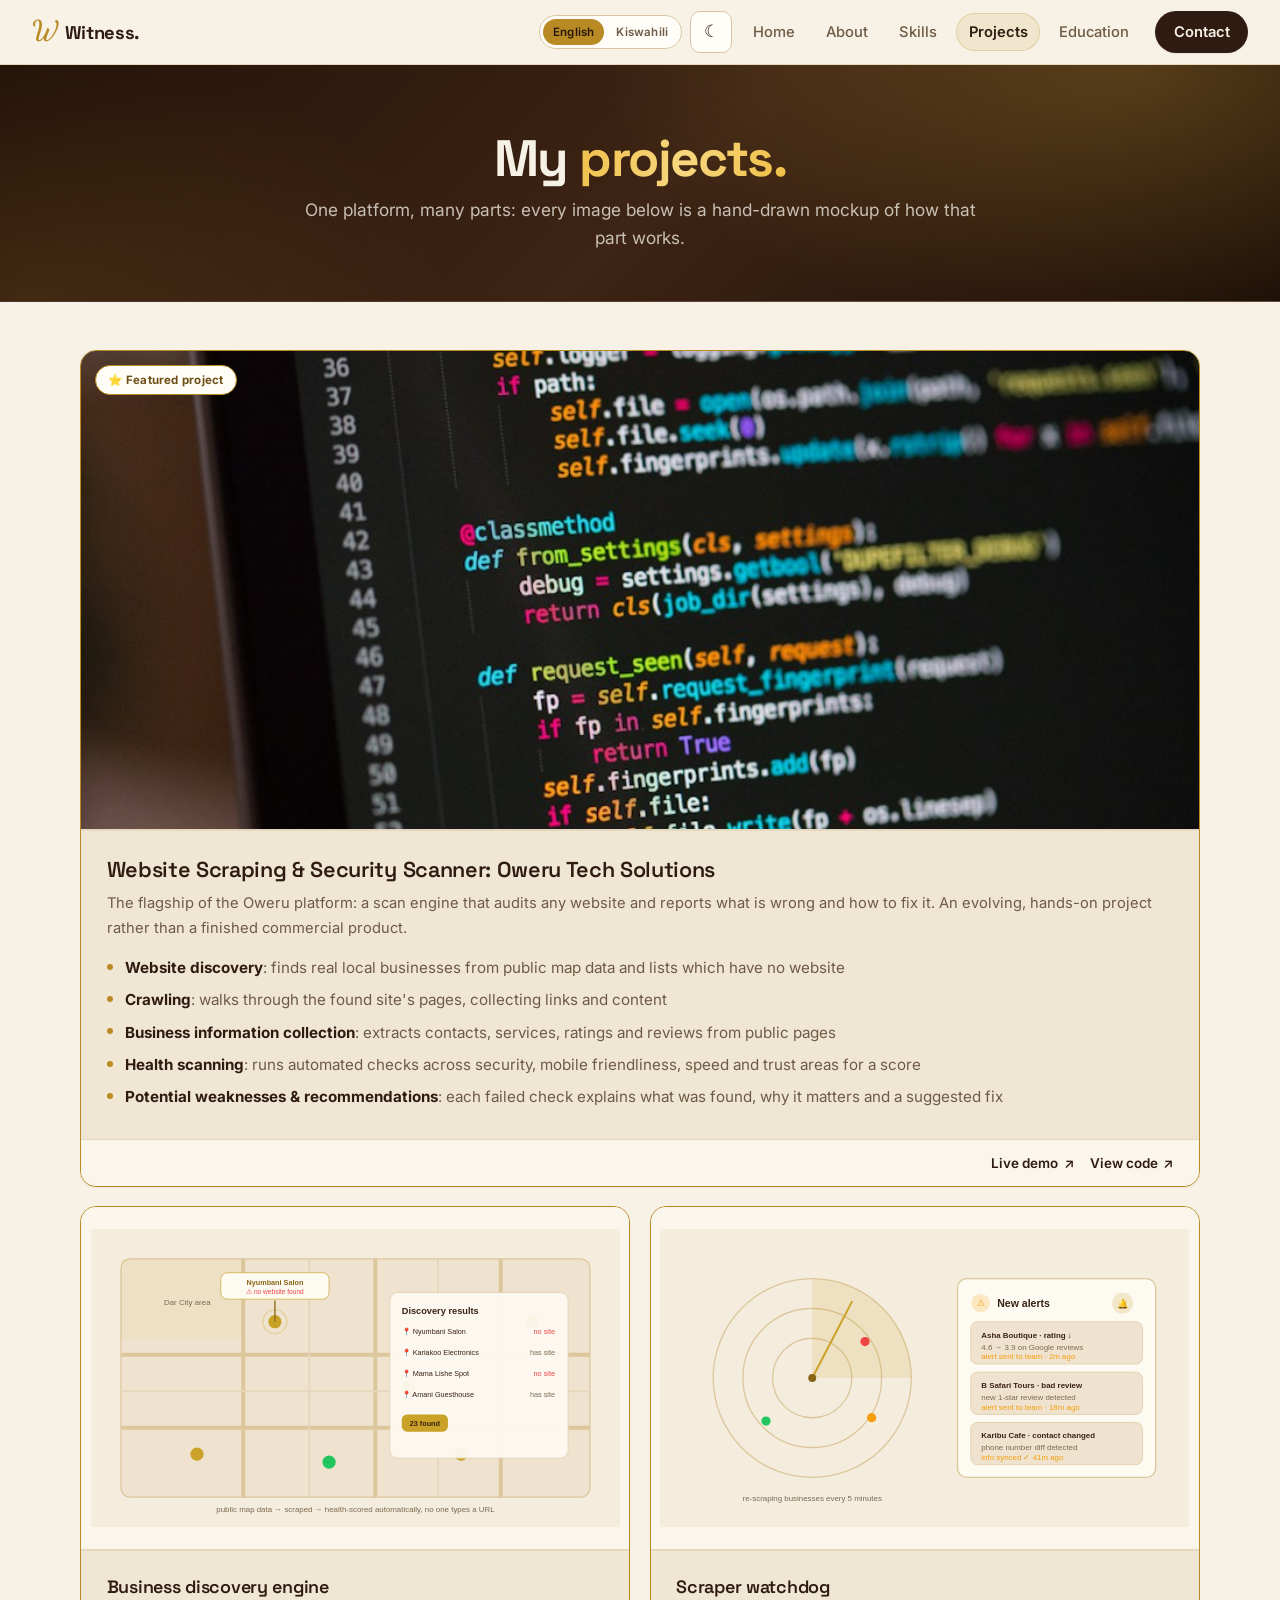
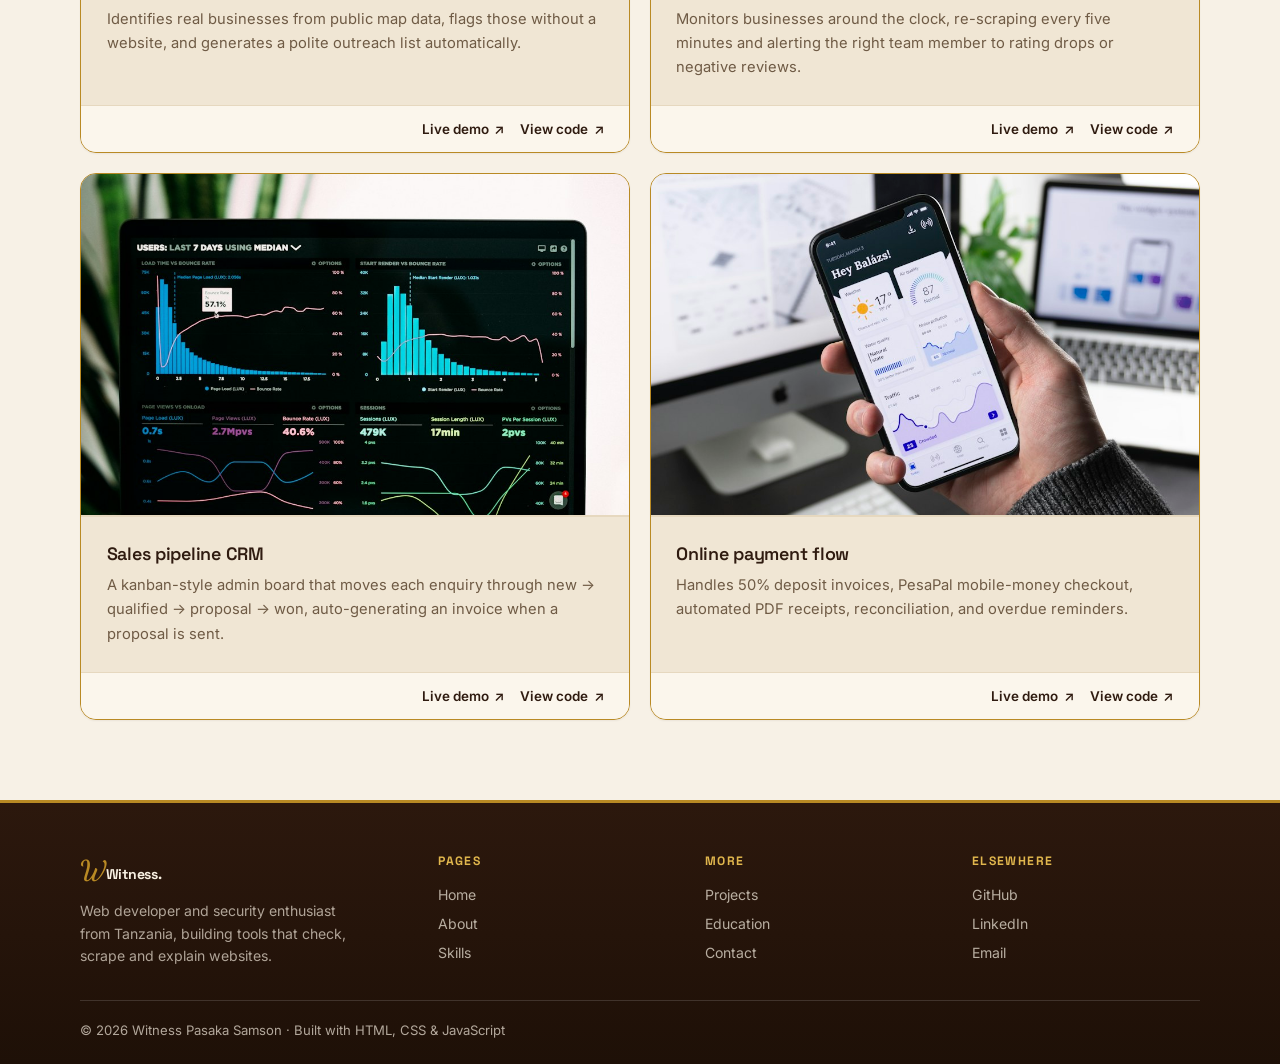
<file: projects.html>
<!DOCTYPE html>
<html lang="en">
<!-- PROJECTS PAGE -->
<head>
  <meta charset="UTF-8" />
  <meta name="viewport" content="width=device-width, initial-scale=1.0" />
  <title>Projects — Witness Pasaka Samson</title>
  <meta name="description" content="Projects by Witness Pasaka Samson: the Oweru website scanner, business discovery engine, scraper watchdog, sales CRM and online payment flow." />
  <link rel="icon" href="data:image/svg+xml,<svg xmlns='http://www.w3.org/2000/svg' viewBox='0 0 32 32'><rect width='32' height='32' rx='7' fill='%233a2316'/><text x='16' y='22' text-anchor='middle' font-size='18' fill='%23c9a227' font-family='sans-serif' font-weight='700'>W</text></svg>" />
  <meta name="theme-color" content="#3a2316" />
  <meta name="robots" content="index, follow, max-image-preview:large" />
  <link rel="canonical" href="https://witnesssamson.vercel.app/projects.html" />
  <meta property="og:site_name" content="Witness Pasaka Samson — Portfolio" />
  <meta property="og:locale" content="en_US" />
  <meta property="og:locale:alternate" content="sw_TZ" />
  <meta property="og:image:alt" content="Portrait of Witness Pasaka Samson" />
  <script>
    (function () {
      try {
        var saved = localStorage.getItem("theme");
        var theme = saved || (window.matchMedia("(prefers-color-scheme: dark)").matches ? "dark" : "light");
        document.documentElement.setAttribute("data-theme", theme);
      } catch (e) {}
    })();
  </script>
  <script src="i18n.js"></script>
  <link rel="stylesheet" href="styles.css" />
  <link rel="preconnect" href="https://fonts.googleapis.com" />
  <meta property="og:title" content="Projects — Witness Pasaka Samson" />
  <meta property="og:description" content="Projects by Witness Pasaka Samson: the Oweru website scanner, business discovery engine, scraper watchdog, sales CRM and online payment flow." />
  <meta property="og:type" content="website" />
  <meta property="og:url" content="https://witnesssamson.vercel.app/projects.html" />
  <meta property="og:image" content="https://witnesssamson.vercel.app/images/profile.jpg" />
  <meta property="og:image:width" content="1200" />
  <meta property="og:image:height" content="630" />
  <meta name="twitter:card" content="summary_large_image" />
  <meta name="twitter:title" content="Projects — Witness Pasaka Samson" />
  <meta name="twitter:description" content="Projects by Witness Pasaka Samson: the Oweru website scanner, business discovery engine, scraper watchdog, sales CRM and online payment flow." />
  <meta name="twitter:image" content="https://witnesssamson.vercel.app/images/profile.jpg" />
  <link rel="preconnect" href="https://fonts.gstatic.com" crossorigin />
  <link href="https://fonts.googleapis.com/css2?family=Inter:wght@400;500;600;700&family=Space+Grotesk:wght@500;600;700&family=Dancing+Script:wght@600;700&display=swap" rel="stylesheet" />
</head>
<body>

  <a class="skip-link" href="#main">Skip to content</a>

  <header class="navbar">
    <a href="index.html" class="logo" aria-label="Witness Pasaka Samson — home">
      <span class="cursive">W</span><span class="rest">Witness.</span>
    </a>
    <div class="nav-actions">
      <div class="lang-switch" role="group" aria-label="Language / Lugha">
        <button type="button" class="lang-option" data-lang="en" aria-pressed="true">English</button>
        <button type="button" class="lang-option" data-lang="sw" aria-pressed="false">Kiswahili</button>
      </div>
      <button class="theme-toggle" id="themeToggle" type="button" aria-label="Switch to dark theme" aria-pressed="false">
        <span class="theme-icon" aria-hidden="true">&#9789;</span>
      </button>
      <button class="menu-toggle" id="menuToggle" aria-label="Open menu" aria-expanded="false" aria-controls="navLinks">&#9776;</button>
      <nav class="nav-links" id="navLinks" aria-label="Main navigation">
      <a href="index.html">Home</a>
      <a href="about.html">About</a>
      <a href="skills.html">Skills</a>
      <a href="projects.html" class="active" aria-current="page">Projects</a>
      <a href="education.html">Education</a>
      <a href="contact.html" class="nav-cta">Contact</a>
      </nav>
    </div>
  </header>

  <main id="main" tabindex="-1">

    <section class="page-hero">
      <div class="container" data-fade>
        <h1 class="about-display">My <span class="accent">projects</span><span class="dot">.</span></h1>
        <p>One platform, many parts: every image below is a hand-drawn mockup of how that part works.</p>
      </div>
    </section>

    <section class="section section-tight">
      <div class="container projects-grid" data-fade>

        <!-- ============ 1. FEATURED: THE SCANNER ============ -->
        <article class="card project-card featured">
          <div class="card-media">
            <span class="project-badge">&#11088; Featured project</span>
            <img class="card-img photo" src="images/oweru-software-development.jpg" alt="Code editor on a laptop screen, representing the scanner engine built for Oweru Tech Solutions" />
          </div>
          <div class="card-body">
            <h3>Website Scraping &amp; Security Scanner: Oweru Tech Solutions</h3>
            <p>
              The flagship of the Oweru platform: a scan engine that audits
              any website and reports what is wrong and how to fix it. An
              evolving, hands-on project rather than a finished commercial
              product.
            </p>
            <ul class="project-points">
              <li><strong>Website discovery</strong>: finds real local businesses from public map data and lists which have no website</li>
              <li><strong>Crawling</strong>: walks through the found site's pages, collecting links and content</li>
              <li><strong>Business information collection</strong>: extracts contacts, services, ratings and reviews from public pages</li>
              <li><strong>Health scanning</strong>: runs automated checks across security, mobile friendliness, speed and trust areas for a score</li>
              <li><strong>Potential weaknesses &amp; recommendations</strong>: each failed check explains what was found, why it matters and a suggested fix</li>
            </ul>
          </div>
          <footer class="card-footer">
            <a class="card-action" href="https://tech.oweru.com/website-check" target="_blank" rel="noopener">Live demo <span aria-hidden="true">&#8599;</span></a>
            <a class="card-action" href="https://github.com/witnessamson047" target="_blank" rel="noopener">View code <span aria-hidden="true">&#8599;</span></a>
          </footer>
        </article>

        <!-- ============ 2. DISCOVERY ENGINE ============ -->
        <article class="card project-card">
          <div class="card-media">
            <img class="card-img" src="images/discovery-map.svg" alt="Mockup of a city map with pins showing which businesses have no website" />
          </div>
          <div class="card-body">
            <h3>Business discovery engine</h3>
            <p>
              Identifies real businesses from public map data, flags those
              without a website, and generates a polite outreach list
              automatically.
            </p>
          </div>
          <footer class="card-footer">
            <a class="card-action" href="https://tech.oweru.com/projects" target="_blank" rel="noopener">Live demo <span aria-hidden="true">&#8599;</span></a>
            <a class="card-action" href="https://github.com/witnessamson047" target="_blank" rel="noopener">View code <span aria-hidden="true">&#8599;</span></a>
          </footer>
        </article>

        <!-- ============ 3. SCRAPER WATCHDOG ============ -->
        <article class="card project-card">
          <div class="card-media">
            <img class="card-img" src="images/watchdog.svg" alt="Mockup of a radar scanning businesses next to a list of rating-drop and bad-review alerts" />
          </div>
          <div class="card-body">
            <h3>Scraper watchdog</h3>
            <p>
              Monitors businesses around the clock, re-scraping every five
              minutes and alerting the right team member to rating drops or
              negative reviews.
            </p>
          </div>
          <footer class="card-footer">
            <a class="card-action" href="https://tech.oweru.com/services" target="_blank" rel="noopener">Live demo <span aria-hidden="true">&#8599;</span></a>
            <a class="card-action" href="https://github.com/witnessamson047" target="_blank" rel="noopener">View code <span aria-hidden="true">&#8599;</span></a>
          </footer>
        </article>

        <!-- ============ 4. CRM PIPELINE ============ -->
        <article class="card project-card">
          <div class="card-media">
            <img class="card-img photo" src="images/oweru-crm-solutions.jpg" alt="Analytics dashboard with funnel and session charts, representing the CRM system" />
          </div>
          <div class="card-body">
            <h3>Sales pipeline CRM</h3>
            <p>
              A kanban-style admin board that moves each enquiry through
              new → qualified → proposal → won, auto-generating an invoice
              when a proposal is sent.
            </p>
          </div>
          <footer class="card-footer">
            <a class="card-action" href="https://tech.oweru.com/services#crm-solutions" target="_blank" rel="noopener">Live demo <span aria-hidden="true">&#8599;</span></a>
            <a class="card-action" href="https://github.com/witnessamson047" target="_blank" rel="noopener">View code <span aria-hidden="true">&#8599;</span></a>
          </footer>
        </article>

        <!-- ============ 5. PAYMENT FLOW ============ -->
        <article class="card project-card">
          <div class="card-media">
            <img class="card-img photo" src="images/oweru-mobile-web-development.jpg" alt="Phone showing a mobile dashboard, representing the online payment flow" />
          </div>
          <div class="card-body">
            <h3>Online payment flow</h3>
            <p>
              Handles 50% deposit invoices, PesaPal mobile-money checkout,
              automated PDF receipts, reconciliation, and overdue reminders.
            </p>
          </div>
          <footer class="card-footer">
            <a class="card-action" href="https://tech.oweru.com/services#mobile-web-development" target="_blank" rel="noopener">Live demo <span aria-hidden="true">&#8599;</span></a>
            <a class="card-action" href="https://github.com/witnessamson047" target="_blank" rel="noopener">View code <span aria-hidden="true">&#8599;</span></a>
          </footer>
        </article>

      </div>
    </section>

  </main>

  <footer class="footer">
    <div class="container">
      <div class="footer-grid">
        <div class="footer-brand">
          <a href="index.html" class="logo"><span class="cursive">W</span><span class="rest">Witness.</span></a>
          <p>Web developer and security enthusiast from Tanzania, building tools that check, scrape and explain websites.</p>
        </div>
        <div>
          <h4>Pages</h4>
          <a href="index.html">Home</a>
          <a href="about.html">About</a>
          <a href="skills.html">Skills</a>
        </div>
        <div>
          <h4>More</h4>
          <a href="projects.html">Projects</a>
          <a href="education.html">Education</a>
          <a href="contact.html">Contact</a>
        </div>
        <div>
          <h4>Elsewhere</h4>
          <a href="https://github.com/witnessamson047" target="_blank" rel="noopener">GitHub</a>
          <a href="https://linkedin.com" target="_blank" rel="noopener">LinkedIn</a>
          <a href="mailto:witnessamson047@gmail.com">Email</a>
        </div>
      </div>
      <div class="footer-bottom">
        <p data-i18n="footer.legal">&copy; <span id="year"></span> Witness Pasaka Samson &middot; Built with HTML, CSS &amp; JavaScript</p>
        <button id="backToTop" class="back-to-top" aria-label="Back to top">&uarr;</button>
      </div>
    </div>
  </footer>

  <script src="script.js"></script>
</body>
</html>
</file>
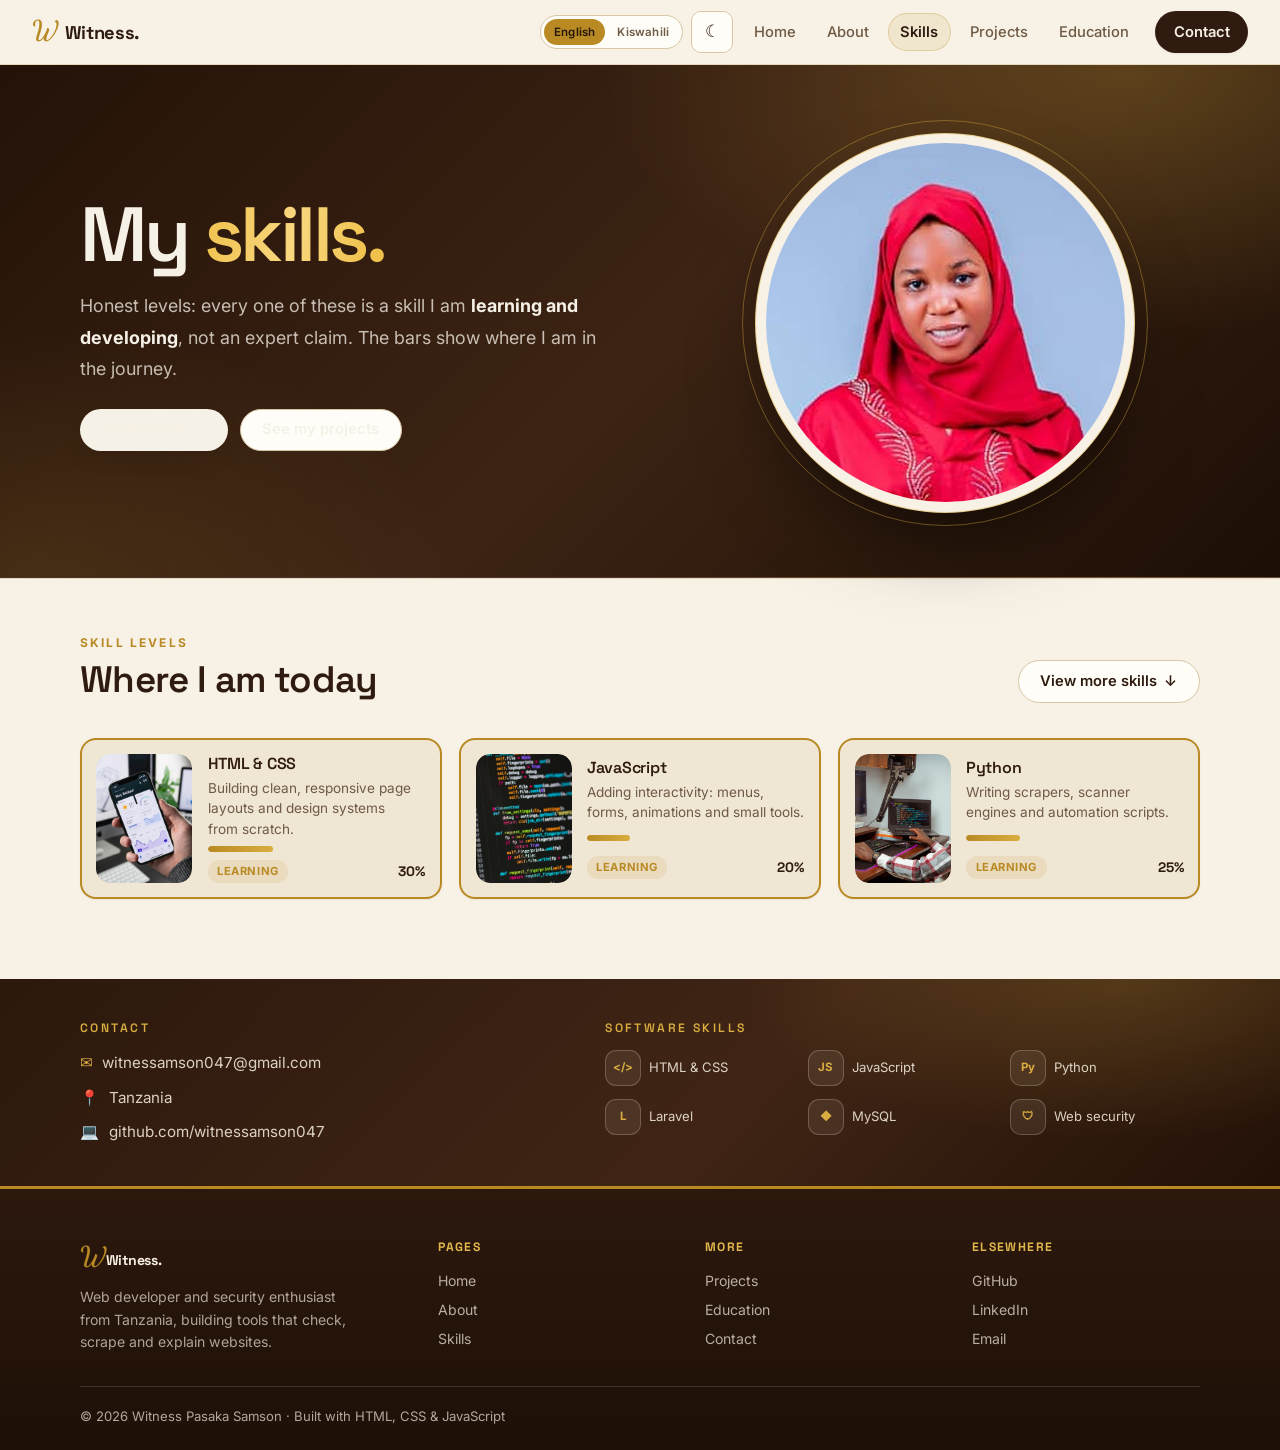
<file: skills.html>
<!DOCTYPE html>
<html lang="en">
<!-- SKILLS PAGE -->
<head>
  <meta charset="UTF-8" />
  <meta name="viewport" content="width=device-width, initial-scale=1.0" />
  <title>Skills — Witness Pasaka Samson</title>
  <meta name="description" content="Skills of Witness Pasaka Samson: HTML, CSS, JavaScript, Python, PHP/Laravel, MySQL, web security and networking, with honest skill levels." />
  <link rel="icon" href="data:image/svg+xml,<svg xmlns='http://www.w3.org/2000/svg' viewBox='0 0 32 32'><rect width='32' height='32' rx='7' fill='%233a2316'/><text x='16' y='22' text-anchor='middle' font-size='18' fill='%23c9a227' font-family='sans-serif' font-weight='700'>W</text></svg>" />
  <meta name="theme-color" content="#3a2316" />
  <meta name="robots" content="index, follow, max-image-preview:large" />
  <link rel="canonical" href="https://witnesssamson.vercel.app/skills.html" />
  <meta property="og:site_name" content="Witness Pasaka Samson — Portfolio" />
  <meta property="og:locale" content="en_US" />
  <meta property="og:locale:alternate" content="sw_TZ" />
  <meta property="og:image:alt" content="Portrait of Witness Pasaka Samson" />
  <script>
    (function () {
      try {
        var saved = localStorage.getItem("theme");
        var theme = saved || (window.matchMedia("(prefers-color-scheme: dark)").matches ? "dark" : "light");
        document.documentElement.setAttribute("data-theme", theme);
      } catch (e) {}
    })();
  </script>
  <script src="i18n.js"></script>
  <link rel="stylesheet" href="styles.css" />
  <link rel="preconnect" href="https://fonts.googleapis.com" />
  <meta property="og:title" content="Skills — Witness Pasaka Samson" />
  <meta property="og:description" content="Skills of Witness Pasaka Samson: HTML, CSS, JavaScript, Python, PHP/Laravel, MySQL, web security and networking, with honest skill levels." />
  <meta property="og:type" content="website" />
  <meta property="og:url" content="https://witnesssamson.vercel.app/skills.html" />
  <meta property="og:image" content="https://witnesssamson.vercel.app/images/profile.jpg" />
  <meta property="og:image:width" content="1200" />
  <meta property="og:image:height" content="630" />
  <meta name="twitter:card" content="summary_large_image" />
  <meta name="twitter:title" content="Skills — Witness Pasaka Samson" />
  <meta name="twitter:description" content="Skills of Witness Pasaka Samson: HTML, CSS, JavaScript, Python, PHP/Laravel, MySQL, web security and networking, with honest skill levels." />
  <meta name="twitter:image" content="https://witnesssamson.vercel.app/images/profile.jpg" />
  <link rel="preconnect" href="https://fonts.gstatic.com" crossorigin />
  <link href="https://fonts.googleapis.com/css2?family=Inter:wght@400;500;600;700&family=Space+Grotesk:wght@500;600;700&family=Dancing+Script:wght@600;700&display=swap" rel="stylesheet" />
</head>
<body>

  <a class="skip-link" href="#main">Skip to content</a>

  <header class="navbar">
    <a href="index.html" class="logo" aria-label="Witness Pasaka Samson — home">
      <span class="cursive">W</span><span class="rest">Witness.</span>
    </a>
    <div class="nav-actions">
      <div class="lang-switch" role="group" aria-label="Language / Lugha">
        <button type="button" class="lang-option" data-lang="en" aria-pressed="true">English</button>
        <button type="button" class="lang-option" data-lang="sw" aria-pressed="false">Kiswahili</button>
      </div>
      <button class="theme-toggle" id="themeToggle" type="button" aria-label="Switch to dark theme" aria-pressed="false">
        <span class="theme-icon" aria-hidden="true">&#9789;</span>
      </button>
      <button class="menu-toggle" id="menuToggle" aria-label="Open menu" aria-expanded="false" aria-controls="navLinks">&#9776;</button>
      <nav class="nav-links" id="navLinks" aria-label="Main navigation">
      <a href="index.html">Home</a>
      <a href="about.html">About</a>
      <a href="skills.html" class="active" aria-current="page">Skills</a>
      <a href="projects.html">Projects</a>
      <a href="education.html">Education</a>
      <a href="contact.html" class="nav-cta">Contact</a>
      </nav>
    </div>
  </header>

  <main id="main" tabindex="-1">

    <section class="about-hero skills-hero">
      <div class="container about-hero-grid" data-fade>
        <div class="about-hero-copy">
          <h1 class="about-display">My <span class="accent">skills</span><span class="dot">.</span></h1>
          <p class="about-hero-lead">
            Honest levels: every one of these is a skill I am
            <strong>learning and developing</strong>, not an expert claim. The
            bars show where I am in the journey.
          </p>
          <div class="about-hero-actions">
            <a href="contact.html" class="btn btn-primary">Contact me <span aria-hidden="true">&rarr;</span></a>
            <a href="projects.html" class="btn btn-outline">See my projects</a>
          </div>
        </div>

        <figure class="about-hero-photo">
          <img src="images/profile-hero.jpg" alt="Portrait of Witness Pasaka Samson" width="600" height="750" />
        </figure>
      </div>
    </section>

    <section class="section section-alt skills-section">
      <div class="container">
        <div class="skills-head" data-fade>
          <div class="skills-head-copy">
            <p class="eyebrow">Skill levels</p>
            <h2>Where I am today</h2>
          </div>
          <button type="button" class="btn btn-outline" id="skillsMore">
            View more skills <span aria-hidden="true">&darr;</span>
          </button>
        </div>

        <div class="skills-grid" id="skillsGrid" data-fade>

        <article class="card skill-card">
          <figure class="card-media">
            <img class="photo" src="images/oweru-mobile-web-development.jpg" alt="Responsive layout work, from Oweru Tech Solutions" loading="lazy" />
          </figure>
          <div class="card-body">
            <h3>HTML &amp; CSS</h3>
            <p>Building clean, responsive page layouts and design systems from scratch.</p>
            <div class="skill-bar"><div class="skill-fill" data-level="30"></div></div>
          </div>
          <footer class="card-footer">
            <span class="level-label">Learning</span>
            <span class="level-num">30%</span>
          </footer>
        </article>

        <article class="card skill-card">
          <figure class="card-media">
            <img class="photo" src="images/oweru-software-development.jpg" alt="Interactive web screens, from Oweru Tech Solutions" loading="lazy" />
          </figure>
          <div class="card-body">
            <h3>JavaScript</h3>
            <p>Adding interactivity: menus, forms, animations and small tools.</p>
            <div class="skill-bar"><div class="skill-fill" data-level="20"></div></div>
          </div>
          <footer class="card-footer">
            <span class="level-label">Learning</span>
            <span class="level-num">20%</span>
          </footer>
        </article>

        <article class="card skill-card">
          <figure class="card-media">
            <img class="photo" src="images/oweru-developer-coding.jpg" alt="Code on a screen, from Oweru Tech Solutions" loading="lazy" />
          </figure>
          <div class="card-body">
            <h3>Python</h3>
            <p>Writing scrapers, scanner engines and automation scripts.</p>
            <div class="skill-bar"><div class="skill-fill" data-level="25"></div></div>
          </div>
          <footer class="card-footer">
            <span class="level-label">Learning</span>
            <span class="level-num">25%</span>
          </footer>
        </article>

        <article class="card skill-card is-hidden">
          <figure class="card-media">
            <img class="photo" src="images/oweru-crm-solutions.jpg" alt="Business dashboard screens, from Oweru Tech Solutions" loading="lazy" />
          </figure>
          <div class="card-body">
            <h3>PHP &amp; Laravel</h3>
            <p>Real applications: dashboards, login systems, invoices and email flows.</p>
            <div class="skill-bar"><div class="skill-fill" data-level="15"></div></div>
          </div>
          <footer class="card-footer">
            <span class="level-label">Learning</span>
            <span class="level-num">15%</span>
          </footer>
        </article>

        <article class="card skill-card is-hidden">
          <figure class="card-media">
            <img class="photo" src="images/oweru-mobile-web-development.jpg" alt="Responsive web app screens, from Oweru Tech Solutions" loading="lazy" />
          </figure>
          <div class="card-body">
            <h3>Web security</h3>
            <p>Security checks, header audits and thinking like a defender.</p>
            <div class="skill-bar"><div class="skill-fill" data-level="15"></div></div>
          </div>
          <footer class="card-footer">
            <span class="level-label">Learning</span>
            <span class="level-num">15%</span>
          </footer>
        </article>

        <article class="card skill-card is-hidden">
          <figure class="card-media">
            <img class="photo" src="images/oweru-software-development.jpg" alt="Software work on a desk, from Oweru Tech Solutions" loading="lazy" />
          </figure>
          <div class="card-body">
            <h3>MySQL</h3>
            <p>Databases, tables and queries, powering the Laravel apps I build.</p>
            <div class="skill-bar"><div class="skill-fill" data-level="10"></div></div>
          </div>
          <footer class="card-footer">
            <span class="level-label">Learning</span>
            <span class="level-num">10%</span>
          </footer>
        </article>

        <article class="card skill-card is-hidden">
          <figure class="card-media">
            <img class="photo" src="images/oweru-developer-coding.jpg" alt="Workstation with network and code tooling, from Oweru Tech Solutions" loading="lazy" />
          </figure>
          <div class="card-body">
            <h3>Networking fundamentals</h3>
            <p>How computers actually reach each other: IP addresses, DNS, protocols.</p>
            <div class="skill-bar"><div class="skill-fill" data-level="10"></div></div>
          </div>
          <footer class="card-footer">
            <span class="level-label">Learning</span>
            <span class="level-num">10%</span>
          </footer>
        </article>

        <article class="card skill-card is-hidden">
          <figure class="card-media">
            <img class="photo" src="images/oweru-crm-solutions.jpg" alt="Business reporting screens, from Oweru Tech Solutions" loading="lazy" />
          </figure>
          <div class="card-body">
            <h3>Reporting</h3>
            <p>Turning technical findings into reports a business owner can actually use.</p>
            <div class="skill-bar"><div class="skill-fill" data-level="20"></div></div>
          </div>
          <footer class="card-footer">
            <span class="level-label">Learning</span>
            <span class="level-num">20%</span>
          </footer>
        </article>

        </div>
      </div>
    </section>

    <section class="info-band">
      <div class="container info-band-grid">
        <div class="info-band-block">
          <h2>Contact</h2>
          <ul class="band-list">
            <li><span aria-hidden="true">&#9993;</span> witnessamson047@gmail.com</li>
            <li><span aria-hidden="true">&#128205;</span> Tanzania</li>
            <li><span aria-hidden="true">&#128187;</span> github.com/witnessamson047</li>
          </ul>
        </div>

        <div class="info-band-block">
          <h2>Software skills</h2>
          <ul class="band-skills">
            <li><span class="band-mark" aria-hidden="true">&lt;/&gt;</span>HTML &amp; CSS</li>
            <li><span class="band-mark" aria-hidden="true">JS</span>JavaScript</li>
            <li><span class="band-mark" aria-hidden="true">Py</span>Python</li>
            <li><span class="band-mark" aria-hidden="true">L</span>Laravel</li>
            <li><span class="band-mark" aria-hidden="true">&#9670;</span>MySQL</li>
            <li><span class="band-mark" aria-hidden="true">&#128737;</span>Web security</li>
          </ul>
        </div>
      </div>
    </section>

  </main>

  <footer class="footer">
    <div class="container">
      <div class="footer-grid">
        <div class="footer-brand">
          <a href="index.html" class="logo"><span class="cursive">W</span><span class="rest">Witness.</span></a>
          <p>Web developer and security enthusiast from Tanzania, building tools that check, scrape and explain websites.</p>
        </div>
        <div>
          <h4>Pages</h4>
          <a href="index.html">Home</a>
          <a href="about.html">About</a>
          <a href="skills.html">Skills</a>
        </div>
        <div>
          <h4>More</h4>
          <a href="projects.html">Projects</a>
          <a href="education.html">Education</a>
          <a href="contact.html">Contact</a>
        </div>
        <div>
          <h4>Elsewhere</h4>
          <a href="https://github.com/witnessamson047" target="_blank" rel="noopener">GitHub</a>
          <a href="https://linkedin.com" target="_blank" rel="noopener">LinkedIn</a>
          <a href="mailto:witnessamson047@gmail.com">Email</a>
        </div>
      </div>
      <div class="footer-bottom">
        <p data-i18n="footer.legal">&copy; <span id="year"></span> Witness Pasaka Samson &middot; Built with HTML, CSS &amp; JavaScript</p>
        <button id="backToTop" class="back-to-top" aria-label="Back to top">&uarr;</button>
      </div>
    </div>
  </footer>

  <script src="script.js"></script>
</body>
</html>
</file>
<file: styles.css>
/* ==========================================================================
   Witness Pasaka Samson — portfolio design system
   One stylesheet shared by every page. Organised in layers:
   1 tokens, 2 base, 3 layout helpers, 4 nav, 5 hero, 6 buttons,
   7 cards (+ shared card footer), 8 page sections, 9 footer, 10 states,
   11 motion, 12 responsive.
   ========================================================================== */

/* ============================ 1. Design tokens ============================ */
:root {
  color-scheme: light;

  --bg: #f7f1e6;
  --bg-alt: #f0e6d4;
  --surface: #fffdf8;
  --surface-sunken: #fbf6ec;
  --border: #e6d8bf;
  --border-strong: #d8c6a5;

  --text: #2f1b10;
  --text-muted: #6f5b45;

  --gold: #b98a24;
  --gold-bright: #d9ad3f;
  --gold-soft: rgba(185, 138, 36, 0.12);
  --gold-ring: rgba(185, 138, 36, 0.32);
  --gold-ink: #6d4f14;
  --nav-bg: rgba(247, 241, 230, 0.86);
  --solid-hover: #462817;
  --danger: #9a211a;
  --danger-ring: rgba(179, 38, 30, 0.18);
  --success-bg: #f0f7f1;
  --success-border: #bfd8c6;
  --success-text: #2c6e49;

  --radius-sm: 10px;
  --radius: 16px;
  --radius-lg: 22px;

  --shadow-sm: 0 1px 2px rgba(47, 27, 16, 0.06);
  --shadow-md: 0 10px 24px -10px rgba(47, 27, 16, 0.22);
  --shadow-lg: 0 28px 60px -24px rgba(47, 27, 16, 0.3);

  --font-body: "Inter", "Segoe UI", system-ui, -apple-system, sans-serif;
  --font-display: "Space Grotesk", "Inter", system-ui, sans-serif;

  --max-width: 1120px;
  --gutter: clamp(1.1rem, 4vw, 2rem);
  --ease: cubic-bezier(0.4, 0, 0.2, 1);
}

/* Dark theme — same tokens, re-pointed. Set by the toggle in the navbar. */
html[data-theme="dark"] {
  color-scheme: dark;

  --bg: #17120e;
  --bg-alt: #201812;
  --surface: #241b14;
  --surface-sunken: #1d1610;
  --border: #3a2b1e;
  --border-strong: #4b3826;

  --text: #f6ecdb;
  --text-muted: #bda98d;

  --gold: #d9ad3f;
  --gold-bright: #e8c76b;
  --gold-soft: rgba(217, 173, 63, 0.14);
  --gold-ring: rgba(217, 173, 63, 0.4);
  --gold-ink: #ecc878;
  --nav-bg: rgba(23, 18, 14, 0.86);
  --solid-hover: #e4d3b8;

  --danger: #ff9d92;
  --danger-ring: rgba(255, 157, 146, 0.25);
  --success-bg: #15261b;
  --success-border: #2d5339;
  --success-text: #86e0aa;

  --shadow-sm: 0 1px 2px rgba(0, 0, 0, 0.4);
  --shadow-md: 0 10px 24px -10px rgba(0, 0, 0, 0.6);
  --shadow-lg: 0 28px 60px -24px rgba(0, 0, 0, 0.7);
}

/* ================================ 2. Base ================================ */
*,
*::before,
*::after { box-sizing: border-box; }

* { margin: 0; padding: 0; }

html { scroll-behavior: smooth; -webkit-text-size-adjust: 100%; }

/* Keep in-page targets clear of the sticky navbar */
[id] { scroll-margin-top: 84px; }

body {
  background: var(--bg);
  color: var(--text);
  font-family: var(--font-body);
  font-size: 1rem;
  line-height: 1.65;
  -webkit-font-smoothing: antialiased;
  transition: background-color 0.3s var(--ease), color 0.3s var(--ease);
}

h1, h2, h3, h4 {
  font-family: var(--font-display);
  font-weight: 600;
  line-height: 1.2;
  letter-spacing: -0.015em;
  color: var(--text);
  text-wrap: balance;
}

p { text-wrap: pretty; }

a { color: var(--gold); text-decoration: none; }
a:hover { color: var(--text); }

img { display: block; max-width: 100%; }

ul { list-style: none; }

::selection { background: var(--gold-ring); color: var(--text); }

:focus-visible {
  outline: 2px solid var(--gold);
  outline-offset: 3px;
  border-radius: 4px;
}

/* Skip link for keyboard users */
.skip-link {
  position: absolute;
  left: 1rem;
  top: -100px;
  z-index: 200;
  padding: 0.7rem 1.1rem;
  border-radius: var(--radius-sm);
  background: var(--text);
  color: var(--bg);
  font-weight: 600;
  transition: top 0.2s var(--ease);
}
.skip-link:focus { top: 1rem; color: var(--bg); }

/* ============================ 3. Layout helpers ========================== */
.container {
  width: min(var(--max-width), 100% - (var(--gutter) * 2));
  margin-inline: auto;
}

.accent { color: var(--gold); }

.section { padding: clamp(3rem, 7vw, 5rem) 0; }
.section-alt { background: var(--bg); }
.section-tight { padding-top: clamp(1.5rem, 4vw, 3rem); }

/* Dark call-to-action panel at the end of the home page */
.cta-section .section-head {
  max-width: none;
  padding: clamp(1.8rem, 5vw, 3.2rem);
  border: 1px solid rgba(217, 173, 63, 0.35);
  border-radius: var(--radius-lg);
  background:
    radial-gradient(620px 300px at 88% 0%, rgba(217, 173, 63, 0.22), transparent 62%),
    linear-gradient(135deg, #2c180d 0%, #402515 58%, #221007 100%);
  --text: #f7efe1;
  --text-muted: rgba(247, 239, 225, 0.74);
  color: #f7efe1;
  box-shadow: var(--shadow-lg);
}
.cta-section .section-head h2 {
  color: #fff8ec;
  font-size: clamp(1.5rem, 3.4vw, 2.1rem);
}
.cta-section .section-head .accent { color: #f0c14b; }
.cta-section .section-head .lead { color: var(--text-muted); }
.cta-section .section-head .btn-primary {
  background: var(--gold);
  color: #241708;
  box-shadow: 0 16px 30px -18px rgba(217, 173, 63, 0.9);
}
.cta-section .section-head .btn-primary:hover {
  background: var(--gold-bright);
  color: #241708;
}

.section-head {
  display: flex;
  flex-direction: column;
  gap: 0.6rem;
  margin-bottom: clamp(1.6rem, 4vw, 2.6rem);
}
.section-head.centered {
  align-items: center;
  text-align: center;
}

.section-title {
  font-size: clamp(1.45rem, 3.2vw, 2rem);
  margin-bottom: 1.9rem;
  position: relative;
}
.section-title.centered {
  text-align: center;
  margin-bottom: 1.9rem;
}

.eyebrow {
  color: var(--gold);
  font-size: 0.75rem;
  font-weight: 700;
  letter-spacing: 0.18em;
  text-transform: uppercase;
}

.lead {
  color: var(--text-muted);
  max-width: 62ch;
}

/* ============================== 4. Navbar ================================ */
.navbar {
  position: sticky;
  top: 0;
  z-index: 100;
  display: flex;
  align-items: center;
  justify-content: space-between;
  gap: 1rem;
  padding: 0.7rem var(--gutter);
  background: var(--nav-bg);
  backdrop-filter: blur(14px);
  -webkit-backdrop-filter: blur(14px);
  border-bottom: 1px solid var(--border);
  transition: box-shadow 0.25s var(--ease);
}
.navbar.scrolled { box-shadow: var(--shadow-sm); }

.logo {
  display: inline-flex;
  align-items: baseline;
  gap: 0.45rem;
  font-family: var(--font-display);
  font-size: 1.15rem;
  font-weight: 700;
  color: var(--text);
  letter-spacing: -0.02em;
}
.logo:hover { color: var(--text); }
.logo .cursive {
  font-family: "Dancing Script", "Segoe Script", cursive;
  font-size: 1.7rem;
  line-height: 1;
  color: var(--gold);
}
.logo .rest { color: var(--text); }

.nav-actions {
  display: flex;
  align-items: center;
  gap: 0.5rem;
}

.nav-links {
  display: flex;
  align-items: center;
  gap: 0.35rem;
}
.nav-links a {
  display: inline-flex;
  align-items: center;
  padding: 0.42rem 0.8rem;
  border-radius: 999px;
  font-size: 0.92rem;
  font-weight: 500;
  color: var(--text-muted);
  transition: color 0.2s var(--ease), background 0.2s var(--ease);
}
.nav-links a:hover { color: var(--text); background: rgba(185, 138, 36, 0.1); }
.nav-links a.active {
  color: var(--text);
  font-weight: 600;
  background: var(--gold-soft);
  box-shadow: inset 0 0 0 1px rgba(185, 138, 36, 0.28);
}

.nav-links a.nav-cta {
  margin-left: 0.5rem;
  padding: 0.55rem 1.15rem;
  background: var(--text);
  color: var(--bg);
  font-weight: 600;
  box-shadow: var(--shadow-sm);
}
.nav-links a.nav-cta:hover,
.nav-links a.nav-cta.active {
  background: var(--solid-hover);
  color: var(--bg);
}
.nav-links a.nav-cta.active { box-shadow: var(--shadow-sm); }

.theme-toggle {
  display: inline-grid;
  place-items: center;
  width: 42px;
  height: 42px;
  border: 1px solid var(--border-strong);
  border-radius: var(--radius-sm);
  background: var(--surface);
  color: var(--text);
  font-size: 1.05rem;
  line-height: 1;
  cursor: pointer;
  transition: background 0.2s var(--ease), border-color 0.2s var(--ease),
    transform 0.15s var(--ease);
}
.theme-toggle:hover { background: var(--gold-soft); border-color: var(--gold); }
.theme-toggle:active { transform: scale(0.95); }

/* Language: two explicit options in a segmented control */
.lang-switch {
  display: inline-flex;
  align-items: center;
  gap: 2px;
  padding: 3px;
  border: 1px solid var(--border-strong);
  border-radius: 999px;
  background: var(--surface);
}
.lang-option {
  border: 0;
  background: transparent;
  color: var(--text-muted);
  font-family: var(--font-body);
  font-size: 0.72rem;
  font-weight: 600;
  letter-spacing: 0.02em;
  padding: 0.38rem 0.62rem;
  border-radius: 999px;
  cursor: pointer;
  transition: background 0.18s var(--ease), color 0.18s var(--ease);
}
.lang-option:hover { color: var(--text); background: var(--gold-soft); }
.lang-option.is-active { background: var(--gold); color: #241708; }

.menu-toggle {
  display: none;
  align-items: center;
  justify-content: center;
  width: 42px;
  height: 42px;
  border: 1px solid var(--border-strong);
  border-radius: var(--radius-sm);
  background: var(--surface);
  color: var(--text);
  font-size: 1.15rem;
  line-height: 1;
  cursor: pointer;
}
.menu-toggle:hover { background: var(--gold-soft); }

/* ================================ 5. Hero ================================
   Navy-and-gold hero: deep navy field, gold accents, portrait on the right
   and a dark statistic band underneath.
   ======================================================================== */
.hero {
  /* Local palette so the hero keeps its navy identity in both themes */
  --text: #f6f1e7;
  --text-muted: rgba(246, 241, 231, 0.76);
  --border: rgba(255, 255, 255, 0.14);
  --gold: #f0c14b;
  --gold-bright: #f8d77f;
  --gold-soft: rgba(240, 193, 75, 0.12);
  --gold-ink: #f6e3b4;

  position: relative;
  overflow: hidden;
  padding: clamp(2.6rem, 6vw, 4.6rem) 0 0;
  color: #f6f1e7;
  background:
    radial-gradient(840px 420px at 88% 2%, rgba(217, 173, 63, 0.24), transparent 62%),
    radial-gradient(700px 420px at 2% 100%, rgba(217, 173, 63, 0.12), transparent 60%),
    linear-gradient(135deg, #241208 0%, #3d2414 52%, #1c0e06 100%);
}
.hero::before {
  content: "";
  position: absolute;
  inset: 0;
  background-image:
    linear-gradient(rgba(255, 255, 255, 0.045) 1px, transparent 1px),
    linear-gradient(90deg, rgba(255, 255, 255, 0.045) 1px, transparent 1px);
  background-size: 76px 76px;
  -webkit-mask-image: radial-gradient(680px 420px at 78% 0%, #000 10%, transparent 78%);
  mask-image: radial-gradient(680px 420px at 78% 0%, #000 10%, transparent 78%);
  pointer-events: none;
}
.hero > .container { position: relative; z-index: 1; }

.hero-grid {
  display: grid;
  grid-template-columns: minmax(0, 1.08fr) minmax(0, 0.82fr);
  align-items: center;
  gap: clamp(1.8rem, 5vw, 3.6rem);
}

.hero-left { max-width: 35rem; }

.hero .eyebrow {
  display: inline-flex;
  align-items: center;
  gap: 0.7rem;
  color: var(--gold);
  font-size: 0.72rem;
  letter-spacing: 0.22em;
}

.hero h1 {
  font-size: clamp(2.4rem, 5.8vw, 4rem);
  font-weight: 700;
  line-height: 1.02;
  letter-spacing: -0.035em;
  color: #fffdf8;
  margin: 0.85rem 0 0.9rem;
}
.hero h1 .accent { color: var(--gold); }

.hero-role {
  color: var(--gold);
  font-family: var(--font-display);
  font-size: 1.05rem;
  font-weight: 600;
  letter-spacing: 0.14em;
  text-transform: uppercase;
}

.intro-badge {
  display: inline-flex;
  align-items: center;
  gap: 0.45rem;
  margin: 1.1rem 0 1.1rem;
  padding: 0.34rem 0.9rem 0.34rem 0.6rem;
  border: 1px solid rgba(240, 193, 75, 0.38);
  border-radius: 999px;
  background: rgba(240, 193, 75, 0.12);
  color: var(--gold-ink);
  font-size: 0.78rem;
  font-weight: 600;
}
.intro-badge .icon { font-size: 0.9rem; }

.hero-text {
  color: var(--text-muted);
  max-width: 32rem;
  margin-bottom: 1.7rem;
}

.hero-buttons {
  display: flex;
  flex-wrap: wrap;
  gap: 0.8rem;
}

/* Gold primary + ghost outline, scoped to the navy field */
.hero .btn-primary {
  background: var(--gold);
  color: #201505;
  box-shadow: 0 14px 30px -16px rgba(240, 193, 75, 0.85);
}
.hero .btn-primary:hover { background: var(--gold-bright); }
.hero .btn-outline {
  border-color: rgba(255, 255, 255, 0.34);
  background: rgba(255, 255, 255, 0.04);
  color: #f8f4ec;
}
.hero .btn-outline:hover {
  border-color: var(--gold);
  background: rgba(240, 193, 75, 0.12);
  color: #fff;
}

.hero-scroll {
  display: inline-flex;
  align-items: center;
  gap: 0.4rem;
  margin-top: clamp(1.6rem, 4vw, 2.4rem);
  font-size: 0.84rem;
  font-weight: 600;
  color: rgba(246, 241, 231, 0.65);
}
.hero-scroll:hover { color: var(--gold); }

/* Portrait */
.hero-visual {
  position: relative;
  display: grid;
  place-items: center;
  padding-bottom: 1.2rem;
}

.photo-frame {
  position: relative;
  width: 100%;
  max-width: 380px;
  margin-inline: auto;
  border: 1px solid rgba(217, 173, 63, 0.55);
  border-radius: 50%;
  background: #f7f1e6;
  padding: 0.6rem;
  box-shadow: 0 40px 90px -34px rgba(0, 0, 0, 0.75);
}
.photo-frame::after {
  content: "";
  position: absolute;
  inset: -14px;
  border: 1px solid rgba(217, 173, 63, 0.4);
  border-radius: 50%;
  pointer-events: none;
}
.photo-frame img {
  display: block;
  width: 100%;
  height: auto;
  aspect-ratio: 1 / 1;
  object-fit: cover;
  object-position: 50% 18%;
  border-radius: 50%;
}

.hero-badge {
  position: absolute;
  left: 50%;
  transform: translateX(-50%);
  bottom: 0;
  display: inline-flex;
  align-items: center;
  gap: 0.5rem;
  padding: 0.6rem 1rem;
  border-radius: 999px;
  background: #fff8ea;
  color: #241708;
  font-size: 0.82rem;
  font-weight: 700;
  box-shadow: 0 18px 34px -16px rgba(0, 0, 0, 0.55);
}
.hero-badge-dot {
  width: 8px;
  height: 8px;
  border-radius: 50%;
  background: #2f9e5c;
  box-shadow: 0 0 0 4px rgba(47, 158, 92, 0.18);
}

/* Statistic band under the hero */
.hero-band {
  position: relative;
  z-index: 1;
  margin-top: clamp(2.2rem, 5vw, 3.4rem);
  background: rgba(5, 11, 26, 0.45);
  border-top: 1px solid rgba(255, 255, 255, 0.12);
}
.hero-band-inner {
  display: grid;
  grid-template-columns: repeat(3, minmax(0, 1fr));
}
.hero-stat {
  display: flex;
  align-items: center;
  gap: 0.9rem;
  padding: 1.2rem 0;
}
.hero-stat + .hero-stat {
  border-left: 1px solid rgba(255, 255, 255, 0.12);
  padding-left: clamp(1rem, 3vw, 2rem);
}
.hero-stat-icon {
  display: grid;
  place-items: center;
  flex: 0 0 auto;
  width: 44px;
  height: 44px;
  border-radius: 12px;
  background: rgba(240, 193, 75, 0.14);
  color: var(--gold);
}
.hero-stat-icon svg { width: 21px; height: 21px; }
.hero-stat-copy strong {
  display: block;
  font-family: var(--font-display);
  font-size: 1.3rem;
  line-height: 1.15;
  color: #fffdf8;
}
.hero-stat-copy span {
  font-size: 0.72rem;
  letter-spacing: 0.09em;
  text-transform: uppercase;
  color: rgba(246, 241, 231, 0.64);
}

/* Page headers (sub-pages) — cream field, gold rules, bold title */
.page-hero {
  padding: clamp(2.6rem, 6vw, 4.2rem) 0 clamp(2rem, 4.5vw, 3rem);
  text-align: center;
  color: #f6f1e7;
  --text: #f6f1e7;
  --text-muted: rgba(246, 241, 231, 0.76);
  --border: rgba(255, 255, 255, 0.14);
  --gold: #f0c14b;
  --gold-bright: #f8d77f;
  --gold-soft: rgba(240, 193, 75, 0.12);
  --gold-ink: #f6e3b4;
  background:
    radial-gradient(840px 420px at 88% 2%, rgba(217, 173, 63, 0.24), transparent 62%),
    radial-gradient(700px 420px at 2% 100%, rgba(217, 173, 63, 0.12), transparent 60%),
    linear-gradient(135deg, #241208 0%, #3d2414 52%, #1c0e06 100%);
  border-bottom: 1px solid var(--border);
}
html[data-theme="dark"] .page-hero {
  background:
    radial-gradient(680px 320px at 50% -20%, rgba(217, 173, 63, 0.16), transparent 70%),
    linear-gradient(180deg, #241a12, var(--bg));
}
.page-hero .eyebrow {
  display: inline-flex;
  align-items: center;
  gap: 0.7rem;
  color: var(--gold-ink);
  letter-spacing: 0.2em;
  margin-bottom: 0.75rem;
}
.page-hero h1 {
  font-size: clamp(2.1rem, 5vw, 3.2rem);
  font-weight: 700;
  letter-spacing: -0.03em;
  margin-bottom: 0.7rem;
}
.page-hero p {
  color: var(--text-muted);
  font-size: 1.08rem;
  max-width: 44rem;
  margin-inline: auto;
}

/* Oversized page title (About page) */
.page-hero h1.display-title {
  font-size: clamp(2.8rem, 7.5vw, 4.6rem);
  line-height: 1.02;
  letter-spacing: -0.045em;
  margin-bottom: 0.9rem;
}
.page-hero h1.display-title .accent {
  background: linear-gradient(100deg, var(--gold) 0%, var(--gold-bright) 55%, var(--gold) 100%);
  -webkit-background-clip: text;
  background-clip: text;
  -webkit-text-fill-color: transparent;
}

/* =============================== 6. Buttons ============================== */
.btn {
  display: inline-flex;
  align-items: center;
  justify-content: center;
  gap: 0.45rem;
  padding: 0.7rem 1.35rem;
  border: 1px solid transparent;
  border-radius: 999px;
  font-family: inherit;
  font-size: 0.92rem;
  font-weight: 600;
  line-height: 1.2;
  cursor: pointer;
  transition: transform 0.2s var(--ease), background 0.2s var(--ease),
    box-shadow 0.2s var(--ease), border-color 0.2s var(--ease), color 0.2s var(--ease);
}
.btn:hover { transform: translateY(-2px); }
.btn:active { transform: translateY(0); }

.btn-primary {
  background: var(--text);
  color: var(--bg);
  box-shadow: 0 10px 22px -12px rgba(47, 27, 16, 0.65);
}
.btn-primary:hover { background: var(--solid-hover); color: var(--bg); }
.btn:disabled { opacity: 0.65; cursor: progress; transform: none; }

.btn-outline {
  border-color: var(--border-strong);
  background: var(--surface);
  color: var(--text);
}
.btn-outline:hover { border-color: var(--gold); background: var(--gold-soft); color: var(--text); }

.btn-ghost { color: var(--text-muted); padding-inline: 0.6rem; }
.btn-ghost:hover { color: var(--gold); }

.btn .code,
.btn .mail { color: var(--gold-bright); }

/* ================================ 7. Cards =============================== */
.card {
  position: relative;
  display: flex;
  flex-direction: column;
  background: var(--bg-alt);
  border: 1px solid var(--gold);
  border-radius: var(--radius);
  box-shadow: var(--shadow-sm);
  overflow: hidden;
  transition: transform 0.25s var(--ease), box-shadow 0.25s var(--ease),
    border-color 0.25s var(--ease);
}
.card:hover {
  transform: translateY(-4px);
  border-color: var(--gold);
  box-shadow: var(--shadow-md);
}

.card-body {
  display: flex;
  flex-direction: column;
  flex: 1;
  padding: clamp(1.2rem, 3vw, 1.6rem);
  gap: 0.55rem;
}
.card-body h3 { font-size: 1.08rem; }
.card-body p { color: var(--text-muted); font-size: 0.92rem; }

/* Optional image band at the top of a card */
.card-media {
  margin: 0;
  border-bottom: 1px solid var(--border);
  background: var(--gold-soft);
  overflow: hidden;
}
.card-media img {
  display: block;
  width: 100%;
  aspect-ratio: 16 / 10;
  object-fit: contain;
  object-position: center;
  padding: 0.6rem;
  background: var(--surface-sunken);
  transition: transform 0.5s var(--ease);
}
.card:hover .card-media img { transform: scale(1.03); }
.card-media img.photo {
  padding: 0;
  object-fit: cover;
}

/* Shared card footer — used on every card in the site */
.card-footer {
  display: flex;
  align-items: center;
  justify-content: space-between;
  flex-wrap: wrap;
  gap: 0.6rem 1rem;
  margin-top: auto;
  padding: 0.75rem clamp(1.2rem, 3vw, 1.6rem);
  border-top: 1px solid var(--border);
  background: var(--surface-sunken);
  font-size: 0.8rem;
  color: var(--text-muted);
}
.card-footer .chips { margin: 0; }
/* Project cards end with the action links only, kept together on the right */
.card-footer > .card-action:first-child { margin-left: auto; }
.card-footer .card-meta {
  font-size: 0.74rem;
  font-weight: 600;
  letter-spacing: 0.08em;
  text-transform: uppercase;
  color: var(--text-muted);
}
.card-action {
  display: inline-flex;
  align-items: center;
  gap: 0.35rem;
  font-weight: 600;
  font-size: 0.84rem;
  color: var(--text);
}
.card-action span[aria-hidden] { transition: transform 0.2s var(--ease); }
.card-action:hover { color: var(--gold); }
.card-action:hover span[aria-hidden] { transform: translateX(3px); }

.card-img {
  width: 100%;
  aspect-ratio: 16 / 9;
  object-fit: contain;
  object-position: center;
  padding: 0.7rem;
  background: var(--surface-sunken);
  border-bottom: 1px solid var(--border);
}
/* Real photographs fill their frame edge to edge instead of being matted */
.card-img.photo {
  padding: 0;
  object-fit: cover;
}

.icon-badge {
  display: grid;
  place-items: center;
  width: 44px;
  height: 44px;
  border: 1px solid var(--border);
  border-radius: 12px;
  background: var(--gold-soft);
  font-size: 1.2rem;
}

.chips { display: flex; flex-wrap: wrap; gap: 0.4rem; }
.chips span {
  padding: 0.2rem 0.65rem;
  border-radius: 999px;
  background: var(--gold-soft);
  color: var(--gold-ink);
  font-size: 0.72rem;
  font-weight: 600;
  letter-spacing: 0.01em;
}

/* ========================= 8a. Home: highlights ========================== */
.home-strip {
  display: grid;
  grid-template-columns: repeat(3, minmax(0, 1fr));
  gap: 1.2rem;
}
.home-card {
  border: 2px solid var(--gold);
}
.home-card:hover { border-color: var(--gold-bright); }
.home-card .card-body h3 { font-size: 1.02rem; }
.home-card .card-body p { margin-bottom: 0.2rem; }

/* ============================ 8b. About page ============================= */
.about-story-section {
  padding: clamp(2.4rem, 5vw, 3.6rem) 0;
  background: var(--bg-alt);
  border-bottom: 2px solid var(--gold-ring);
}

/* Portrait-led hero, as in the reference portfolio layout */
.about-hero {
  padding: clamp(2.4rem, 5.5vw, 4.2rem) 0 clamp(2.6rem, 6vw, 4rem);
  color: #f6f1e7;
  --text: #f6f1e7;
  --text-muted: rgba(246, 241, 231, 0.76);
  --border: rgba(255, 255, 255, 0.14);
  --gold: #f0c14b;
  --gold-bright: #f8d77f;
  --gold-soft: rgba(240, 193, 75, 0.12);
  --gold-ink: #f6e3b4;
  background:
    radial-gradient(840px 420px at 88% 2%, rgba(217, 173, 63, 0.24), transparent 62%),
    radial-gradient(700px 420px at 2% 100%, rgba(217, 173, 63, 0.12), transparent 60%),
    linear-gradient(135deg, #241208 0%, #3d2414 52%, #1c0e06 100%);
}
html[data-theme="dark"] .about-hero {
  background:
    radial-gradient(520px 420px at 78% 30%, rgba(217, 173, 63, 0.2), transparent 68%),
    linear-gradient(180deg, #241a12, var(--bg));
}
.about-hero-grid {
  display: grid;
  grid-template-columns: minmax(0, 1.05fr) minmax(0, 0.95fr);
  gap: clamp(1.6rem, 4vw, 3rem);
  align-items: center;
}
.about-display {
  font-size: clamp(2.6rem, 6.6vw, 4.8rem);
  line-height: 1.02;
  letter-spacing: -0.045em;
  margin-bottom: 1.1rem;
}
.about-display .accent {
  background: linear-gradient(100deg, var(--gold) 0%, var(--gold-bright) 55%, var(--gold) 100%);
  -webkit-background-clip: text;
  background-clip: text;
  -webkit-text-fill-color: transparent;
}
.about-display .dot { color: var(--gold); }
.about-hero-lead {
  max-width: 34rem;
  margin-bottom: 1.5rem;
  color: var(--text-muted);
  font-size: clamp(1.02rem, 1.4vw, 1.16rem);
  line-height: 1.75;
}
.about-hero-lead strong { color: var(--text); }
.about-hero-actions { display: flex; flex-wrap: wrap; gap: 0.7rem; }
/* Same circular treatment as the home page portrait */
.about-hero-photo {
  position: relative;
  width: min(100%, 380px);
  margin: 0;
  justify-self: center;
  border: 1px solid rgba(217, 173, 63, 0.55);
  border-radius: 50%;
  background: #f7f1e6;
  padding: 0.6rem;
  box-shadow: 0 40px 90px -34px rgba(0, 0, 0, 0.75);
}
.about-hero-photo::before {
  content: "";
  position: absolute;
  inset: -14px;
  border: 1px solid rgba(217, 173, 63, 0.4);
  border-radius: 50%;
  pointer-events: none;
}
.about-hero-photo img {
  position: relative;
  display: block;
  width: 100%;
  height: auto;
  aspect-ratio: 1 / 1;
  object-fit: cover;
  object-position: 50% 18%;
  border-radius: 50%;
}

/* Contact and skills strip (Skills page) */
.info-band {
  padding: clamp(1.7rem, 4vw, 2.6rem) 0;
  color: #f7efe1;
  background:
    radial-gradient(620px 260px at 88% 0%, rgba(217, 173, 63, 0.2), transparent 62%),
    linear-gradient(135deg, #2c180d 0%, #402515 58%, #221007 100%);
}
.info-band-grid {
  display: grid;
  grid-template-columns: minmax(0, 0.9fr) minmax(0, 1.1fr);
  gap: clamp(1.4rem, 3vw, 2.8rem);
}
.info-band h2 {
  margin-bottom: 0.9rem;
  color: var(--gold-bright);
  font-size: 0.76rem;
  letter-spacing: 0.2em;
  text-transform: uppercase;
}
.band-list,
.band-skills {
  list-style: none;
  display: grid;
  gap: 0.6rem;
}
.band-list li {
  display: flex;
  align-items: center;
  gap: 0.6rem;
  font-size: 0.95rem;
  color: rgba(247, 239, 225, 0.86);
}
.band-list li > span:first-child { color: var(--gold-bright); }
.band-skills {
  grid-template-columns: repeat(3, minmax(0, 1fr));
  gap: 0.8rem;
}
.band-skills li {
  display: flex;
  align-items: center;
  gap: 0.5rem;
  font-size: 0.82rem;
  color: rgba(247, 239, 225, 0.86);
}
.band-mark {
  display: grid;
  place-items: center;
  width: 36px;
  height: 36px;
  flex: none;
  border-radius: 11px;
  border: 1px solid rgba(247, 240, 228, 0.22);
  background: rgba(247, 240, 228, 0.08);
  color: var(--gold-bright);
  font-size: 0.72rem;
  font-weight: 700;
}

/* Story reads in two balanced columns on wide screens */
.about-layout { max-width: none; }
.about-story {
  column-count: 2;
  column-gap: clamp(1.8rem, 4vw, 3rem);
}
.about-story p {
  color: var(--text-muted);
  font-size: 1.06rem;
  line-height: 1.85;
  break-inside: avoid;
  margin-bottom: 1.1rem;
}
.about-story strong, .about-story em { color: var(--text); }

/* Featured project block */
.about-project-section {
  padding: clamp(2.4rem, 5vw, 3.6rem) 0;
  background: var(--surface);
  border-top: 2px solid var(--gold);
}
.about-project {
  display: grid;
  grid-template-columns: minmax(0, 0.95fr) minmax(0, 1.05fr);
  gap: clamp(1.6rem, 4vw, 3rem);
  align-items: center;
}
.about-project-media {
  position: relative;
  margin: 0;
  overflow: hidden;
  border: 1px solid var(--gold-ring);
  border-radius: var(--radius-lg);
  background: var(--surface-sunken);
  box-shadow: var(--shadow-md);
}
.about-project-media img {
  display: block;
  width: 100%;
  aspect-ratio: 4 / 3;
  object-fit: cover;
}
.about-project-media figcaption {
  position: absolute;
  top: 0.9rem;
  left: 0.9rem;
  padding: 0.32rem 0.78rem;
  border-radius: 999px;
  background: rgba(30, 17, 8, 0.82);
  color: #f7efe1;
  font-size: 0.7rem;
  font-weight: 600;
  letter-spacing: 0.14em;
  text-transform: uppercase;
}
.project-eyebrow {
  display: inline-block;
  margin-bottom: 0.7rem;
  color: var(--gold);
  font-size: 0.72rem;
  font-weight: 700;
  letter-spacing: 0.2em;
  text-transform: uppercase;
}
.about-project .section-title { margin-bottom: 0.9rem; }
.about-project-lead {
  margin-bottom: 1.1rem;
  color: var(--text-muted);
  font-size: 1.04rem;
  line-height: 1.8;
}
.project-points {
  list-style: none;
  display: grid;
  gap: 0.7rem;
  margin-bottom: 1.3rem;
}
.project-points li {
  position: relative;
  padding-left: 1.15rem;
  color: var(--text-muted);
  font-size: 0.95rem;
  line-height: 1.7;
}
.project-points li::before {
  content: "";
  position: absolute;
  left: 0;
  top: 0.62em;
  width: 7px;
  height: 7px;
  border-radius: 50%;
  background: var(--gold);
}
.project-points strong { color: var(--text); }
.project-foot {
  display: flex;
  flex-wrap: wrap;
  align-items: center;
  justify-content: space-between;
  gap: 1rem;
  padding-top: 1.1rem;
  border-top: 1px solid var(--border);
}
.project-foot .chips { margin: 0; }

/* ============================ 8c. Skills page ============================ */
/* Skills page — clear break from the hero, then compact skill cards */
.skills-hero { border-bottom: 1px solid var(--border); }
.skills-section {
  border-top: 1px solid var(--border);
  padding-top: clamp(2.2rem, 5vw, 3.4rem);
}
.skills-head {
  display: flex;
  align-items: flex-end;
  justify-content: space-between;
  flex-wrap: wrap;
  gap: 1rem 1.5rem;
  margin-bottom: clamp(1.4rem, 3.5vw, 2.2rem);
}
.skills-head .eyebrow { margin-bottom: 0.35rem; }
.skills-head h2 { font-size: clamp(1.6rem, 3.4vw, 2.3rem); }
.skills-head .btn[hidden] { display: none; }

.skills-grid {
  display: grid;
  grid-template-columns: repeat(3, minmax(0, 1fr));
  gap: 1.1rem;
}
.skill-card {
  display: grid;
  grid-template-columns: 96px minmax(0, 1fr);
  grid-template-rows: auto auto;
  align-items: center;
  column-gap: 0.95rem;
  row-gap: 0.5rem;
  padding: 0.9rem;
  border: 2px solid var(--gold);
}
.skill-card:hover { border-color: var(--gold-bright); }
.skill-card.is-hidden { display: none; }
.skill-card .card-media {
  grid-area: 1 / 1 / 3 / 2;
  align-self: stretch;
  width: 96px;
  min-height: 78px;
  border: 0;
  border-radius: 14px;
}
.skill-card .card-media img {
  width: 100%;
  height: 100%;
  aspect-ratio: auto;
  border-radius: inherit;
}
.skill-card .card-body {
  grid-area: 1 / 2 / 2 / 3;
  min-width: 0;
  padding: 0;
  gap: 0.3rem;
}
.skill-card .card-body h3 { font-size: 1rem; }
.skill-card .card-body p { font-size: 0.85rem; line-height: 1.5; }
.skill-card .skill-bar { height: 6px; margin-top: 0.1rem; }
.skill-card .card-footer {
  grid-area: 2 / 2 / 3 / 3;
  margin: 0;
  padding: 0;
  border: 0;
  background: none;
  font-size: 0.76rem;
}
.skill-card h3 { font-size: 1.02rem; }
.skill-card p { min-height: 2.9rem; }

.skill-bar {
  height: 7px;
  margin-top: 0.35rem;
  border-radius: 999px;
  background: var(--bg-alt);
  overflow: hidden;
}
.skill-fill {
  height: 100%;
  width: 0;
  border-radius: inherit;
  background: linear-gradient(90deg, var(--gold), var(--gold-bright));
  transition: width 1.1s var(--ease);
}

.level-label {
  display: inline-block;
  padding: 0.15rem 0.6rem;
  border-radius: 999px;
  background: var(--gold-soft);
  color: var(--gold);
  font-size: 0.7rem;
  font-weight: 700;
  letter-spacing: 0.05em;
  text-transform: uppercase;
}
.level-num {
  font-family: var(--font-display);
  font-weight: 700;
  font-size: 0.86rem;
  color: var(--text);
}

/* =========================== 8d. Projects page =========================== */
.projects-grid {
  display: grid;
  grid-template-columns: repeat(2, minmax(0, 1fr));
  gap: 1.2rem;
}
.project-card h3 { font-size: 1.12rem; }
.project-card p { font-size: 0.92rem; }
.project-card.featured { grid-column: 1 / -1; }
.project-card.featured h3 { font-size: 1.35rem; }
.project-card.featured .card-img { aspect-ratio: 21 / 9; }

.card-media { position: relative; }
.project-badge {
  position: absolute;
  top: 0.9rem;
  left: 0.9rem;
  z-index: 2;
  padding: 0.28rem 0.75rem;
  border: 1px solid var(--gold);
  border-radius: 999px;
  background: var(--surface);
  backdrop-filter: blur(6px);
  color: var(--gold-ink);
  font-size: 0.72rem;
  font-weight: 700;
  letter-spacing: 0.02em;
}

.project-points {
  display: grid;
  gap: 0.4rem;
  margin: 0.4rem 0 0.2rem;
  padding-left: 0;
  font-size: 0.9rem;
  color: var(--text-muted);
}
.project-points li {
  position: relative;
  padding-left: 1.15rem;
}
.project-points li::before {
  content: "";
  position: absolute;
  left: 0;
  top: 0.55rem;
  width: 6px;
  height: 6px;
  border-radius: 50%;
  background: var(--gold);
}
.project-points strong { color: var(--text); }

/* =========================== 8e. Education page ========================== */
.edu-timeline {
  display: grid;
  gap: 1.1rem;
  max-width: 820px;
  margin-inline: auto;
}

.edu-item { position: relative; overflow: visible; }
.edu-item .card-footer {
  border-radius: 0 0 calc(var(--radius) - 1px) calc(var(--radius) - 1px);
}
.edu-item h3 { font-size: 1.02rem; }
.edu-item .card-footer { justify-content: space-between; }
.edu-meta {
  color: var(--gold);
  font-size: 0.78rem;
  font-weight: 600;
  letter-spacing: 0.02em;
}

/* ============================ 8f. Contact page =========================== */
.contact-form {
  max-width: 720px;
  margin-inline: auto;
}

.contact-direct {
  max-width: 720px;
  margin: 0 auto;
  text-align: center;
  display: grid;
  gap: 0.7rem;
  justify-items: center;
  padding: clamp(1.2rem, 3vw, 1.6rem);
  background: var(--bg-alt);
  border: 1px solid var(--gold-ring);
  border-top: 3px solid var(--gold);
}
.contact-direct h2 { font-size: 1.25rem; }
.contact-direct p { color: var(--text-muted); max-width: 52ch; }
.contact-direct .btn { margin-top: 0.2rem; }
.contact-direct:hover { transform: none; }
.contact-direct .social-links { justify-content: center; }
.contact-info h2 { font-size: 1.35rem; margin-bottom: 0.6rem; }
.contact-info p { color: var(--text-muted); margin-bottom: 0.4rem; }
.contact-info .btn { align-self: flex-start; margin-top: 0.5rem; word-break: break-word; }
.contact-info .card-footer .social-links { gap: 0.9rem; }
.contact-info .card-footer .social-links a { font-size: 0.8rem; }

.social-links { display: flex; flex-wrap: wrap; gap: 1.2rem; }
.social-links a { color: var(--text-muted); font-weight: 600; font-size: 0.9rem; }
.social-links a:hover { color: var(--gold); }

.contact-phones {
  display: flex;
  flex-wrap: wrap;
  align-items: baseline;
  gap: 0.4rem 1rem;
  margin-top: 0.4rem;
  padding-top: 0.9rem;
  border-top: 1px solid var(--border);
}
.contact-phones .card-meta { flex-basis: 100%; }
.contact-phones a { font-weight: 600; font-size: 0.9rem; color: var(--text); }
.contact-phones a:hover { color: var(--gold); }

.contact-form .form-fields {
  display: flex;
  flex-direction: column;
  gap: 0.9rem;
}
.field { display: grid; gap: 0.35rem; }
.field label {
  font-size: 0.78rem;
  font-weight: 600;
  letter-spacing: 0.04em;
  text-transform: uppercase;
  color: var(--text-muted);
}
.field input,
.field textarea {
  width: 100%;
  padding: 0.75rem 0.9rem;
  border: 1px solid var(--border-strong);
  border-radius: var(--radius-sm);
  background: var(--bg);
  color: var(--text);
  font-family: inherit;
  font-size: 0.94rem;
  resize: vertical;
  transition: border-color 0.2s var(--ease), box-shadow 0.2s var(--ease),
    background 0.2s var(--ease);
}
.field input::placeholder,
.field textarea::placeholder { color: var(--text-muted); opacity: 0.75; }
.field input:focus,
.field textarea:focus {
  outline: none;
  background: var(--surface);
  border-color: var(--gold);
  box-shadow: 0 0 0 3px var(--gold-ring);
}
.contact-form button { align-self: flex-start; margin-top: 0.2rem; }

.form-footer { justify-content: center; text-align: center; }
.form-footer p { font-size: 0.78rem; line-height: 1.5; max-width: 46ch; color: var(--text-muted); }

/* ============================== 9. Footer =============================== */
/* Dark brown footer closes the page, matching the hero */
.footer {
  --text: #f7efe1;
  --text-muted: rgba(247, 239, 225, 0.68);
  --border: rgba(255, 255, 255, 0.12);
  border-top: 3px solid var(--gold);
  background: linear-gradient(180deg, #2c180d 0%, #1e1007 100%);
  padding: clamp(2.4rem, 5vw, 3.2rem) 0 1.4rem;
  font-size: 0.9rem;
  color: var(--text-muted);
}
.footer .logo .rest { color: #f7efe1; }
.footer-brand p { color: rgba(247, 239, 225, 0.66); }
.footer-grid {
  display: grid;
  grid-template-columns: 1.4fr repeat(3, minmax(0, 1fr));
  gap: clamp(1.4rem, 4vw, 2.4rem);
  padding-bottom: 2rem;
}
.footer-brand p {
  margin-top: 0.7rem;
  max-width: 30ch;
  font-size: 0.88rem;
  line-height: 1.6;
}
.footer-grid h4 {
  margin-bottom: 0.7rem;
  color: #e0b64d;
  font-size: 0.76rem;
  font-weight: 700;
  letter-spacing: 0.12em;
  text-transform: uppercase;
}
.footer-grid a {
  display: block;
  padding: 0.18rem 0;
  color: rgba(247, 239, 225, 0.7);
  font-size: 0.88rem;
}
.footer-grid a:hover { color: #f0c14b; }

.footer-bottom {
  display: flex;
  align-items: center;
  justify-content: space-between;
  flex-wrap: wrap;
  gap: 0.8rem;
  padding-top: 1.2rem;
  border-top: 1px solid rgba(255, 255, 255, 0.14);
  font-size: 0.82rem;
}
.footer-bottom p { margin: 0; }

/* ========================= 10. Back-to-top / states ====================== */
.back-to-top {
  position: fixed;
  right: 1.25rem;
  bottom: 1.25rem;
  z-index: 90;
  display: grid;
  place-items: center;
  width: 44px;
  height: 44px;
  border: 1px solid var(--border-strong);
  border-radius: 50%;
  background: var(--surface);
  color: var(--text);
  font-size: 1rem;
  cursor: pointer;
  opacity: 0;
  visibility: hidden;
  transform: translateY(8px);
  box-shadow: var(--shadow-md);
  transition: opacity 0.25s var(--ease), transform 0.25s var(--ease),
    visibility 0.25s var(--ease), background 0.2s var(--ease);
}
.back-to-top.show { opacity: 1; visibility: visible; transform: translateY(0); }
.back-to-top:hover { background: var(--gold-soft); }

.field .is-error,
.is-error {
  border-color: var(--danger) !important;
  box-shadow: 0 0 0 3px var(--danger-ring) !important;
}

.error-msg {
  display: none;
  font-size: 0.82rem;
  color: var(--danger);
}
.error-msg.visible { display: block; }

.form-status {
  display: none;
  padding: 0.65rem 0.9rem;
  border: 1px solid var(--border);
  border-radius: var(--radius-sm);
  background: var(--surface-sunken);
  font-size: 0.84rem;
  color: var(--gold);
}
.form-status.visible { display: block; }
.form-status.ok {
  color: var(--success-text);
  border-color: var(--success-border);
  background: var(--success-bg);
}
.form-status.error {
  color: var(--danger);
  border-color: var(--danger-ring);
  background: transparent;
}
/* Web3Forms honeypot — hidden from people, visible to bots */
.hidden-hp {
  position: absolute;
  left: -9999px;
  opacity: 0;
  pointer-events: none;
}

/* =============================== 11. Motion ============================== */
/* Reveal on scroll — each group's children rise in one after another.
   Only active when JavaScript is available (html.js-reveal), so the page
   is always readable without it. Only opacity/transform animate, so the
   layout never shifts. */
html.js-reveal [data-fade] .reveal-item {
  opacity: 0;
  transform: translateY(22px);
  transition: opacity 0.7s var(--ease), transform 0.7s var(--ease);
  transition-delay: var(--reveal-delay, 0ms);
  will-change: opacity, transform;
}
html.js-reveal [data-fade] .reveal-item.is-revealed {
  opacity: 1;
  transform: none;
  will-change: auto;
}

@media (prefers-reduced-motion: reduce) {
  html { scroll-behavior: auto; }
  *,
  *::before,
  *::after {
    animation-duration: 0.01ms !important;
    transition-duration: 0.01ms !important;
  }
  html.js-reveal [data-fade] .reveal-item {
    opacity: 1;
    transform: none;
    transition: none;
  }
}

/* ============================ 12. Responsive ============================= */
@media (max-width: 980px) {
  .skills-grid { grid-template-columns: repeat(2, minmax(0, 1fr)); }
  .footer-grid { grid-template-columns: 1fr 1fr; }
  .footer-brand { grid-column: 1 / -1; }
}

@media (max-width: 860px) {
  .hero-grid,
  .projects-grid,
  .contact-wrap,
  .home-strip { grid-template-columns: 1fr; }
  .about-hero-grid { grid-template-columns: 1fr; }
  .about-hero-photo { order: -1; width: min(100%, 300px); }
  .info-band-grid { grid-template-columns: 1fr; }
  .about-story { column-count: 1; }
  .about-project { grid-template-columns: 1fr; }

  .hero-left { max-width: none; text-align: center; }
  .hero .eyebrow { justify-content: center; }
  .hero-text { margin-inline: auto; }
  .hero-buttons { justify-content: center; }
  .hero-scroll { display: none; }
  .hero-visual { order: -1; }
  .photo-frame { max-width: 300px; }
  .hero-badge { left: 50%; transform: translateX(-50%); }
}

@media (max-width: 680px) {
  .menu-toggle { display: inline-flex; }

  .nav-links {
    position: absolute;
    top: 100%;
    left: 0;
    right: 0;
    flex-direction: column;
    align-items: stretch;
    gap: 0.2rem;
    padding: 0.6rem var(--gutter) 0.9rem;
    background: var(--surface);
    border-bottom: 1px solid var(--border);
    box-shadow: var(--shadow-md);
    display: none;
  }
  .nav-links.open { display: flex; }
  .nav-links a { justify-content: flex-start; padding: 0.75rem 0.9rem; border-radius: var(--radius-sm); }
  .nav-links a.nav-cta { margin: 0.3rem 0 0; justify-content: center; }

  .lang-switch { padding: 2px; }
  .lang-option { font-size: 0.66rem; padding: 0.34rem 0.45rem; }

  .hero-band-inner { grid-template-columns: 1fr; }
  .hero-stat { padding: 0.85rem 0; }
  .hero-stat + .hero-stat {
    border-left: 0;
    border-top: 1px solid rgba(255, 255, 255, 0.12);
    padding-left: 0;
  }

  .skills-grid { grid-template-columns: 1fr; }
  .skill-card p { min-height: 0; }
  .footer-grid { grid-template-columns: 1fr; }
  .footer-bottom { flex-direction: column; align-items: flex-start; text-align: left; }
  .card-footer { font-size: 0.76rem; }
}
</file>
